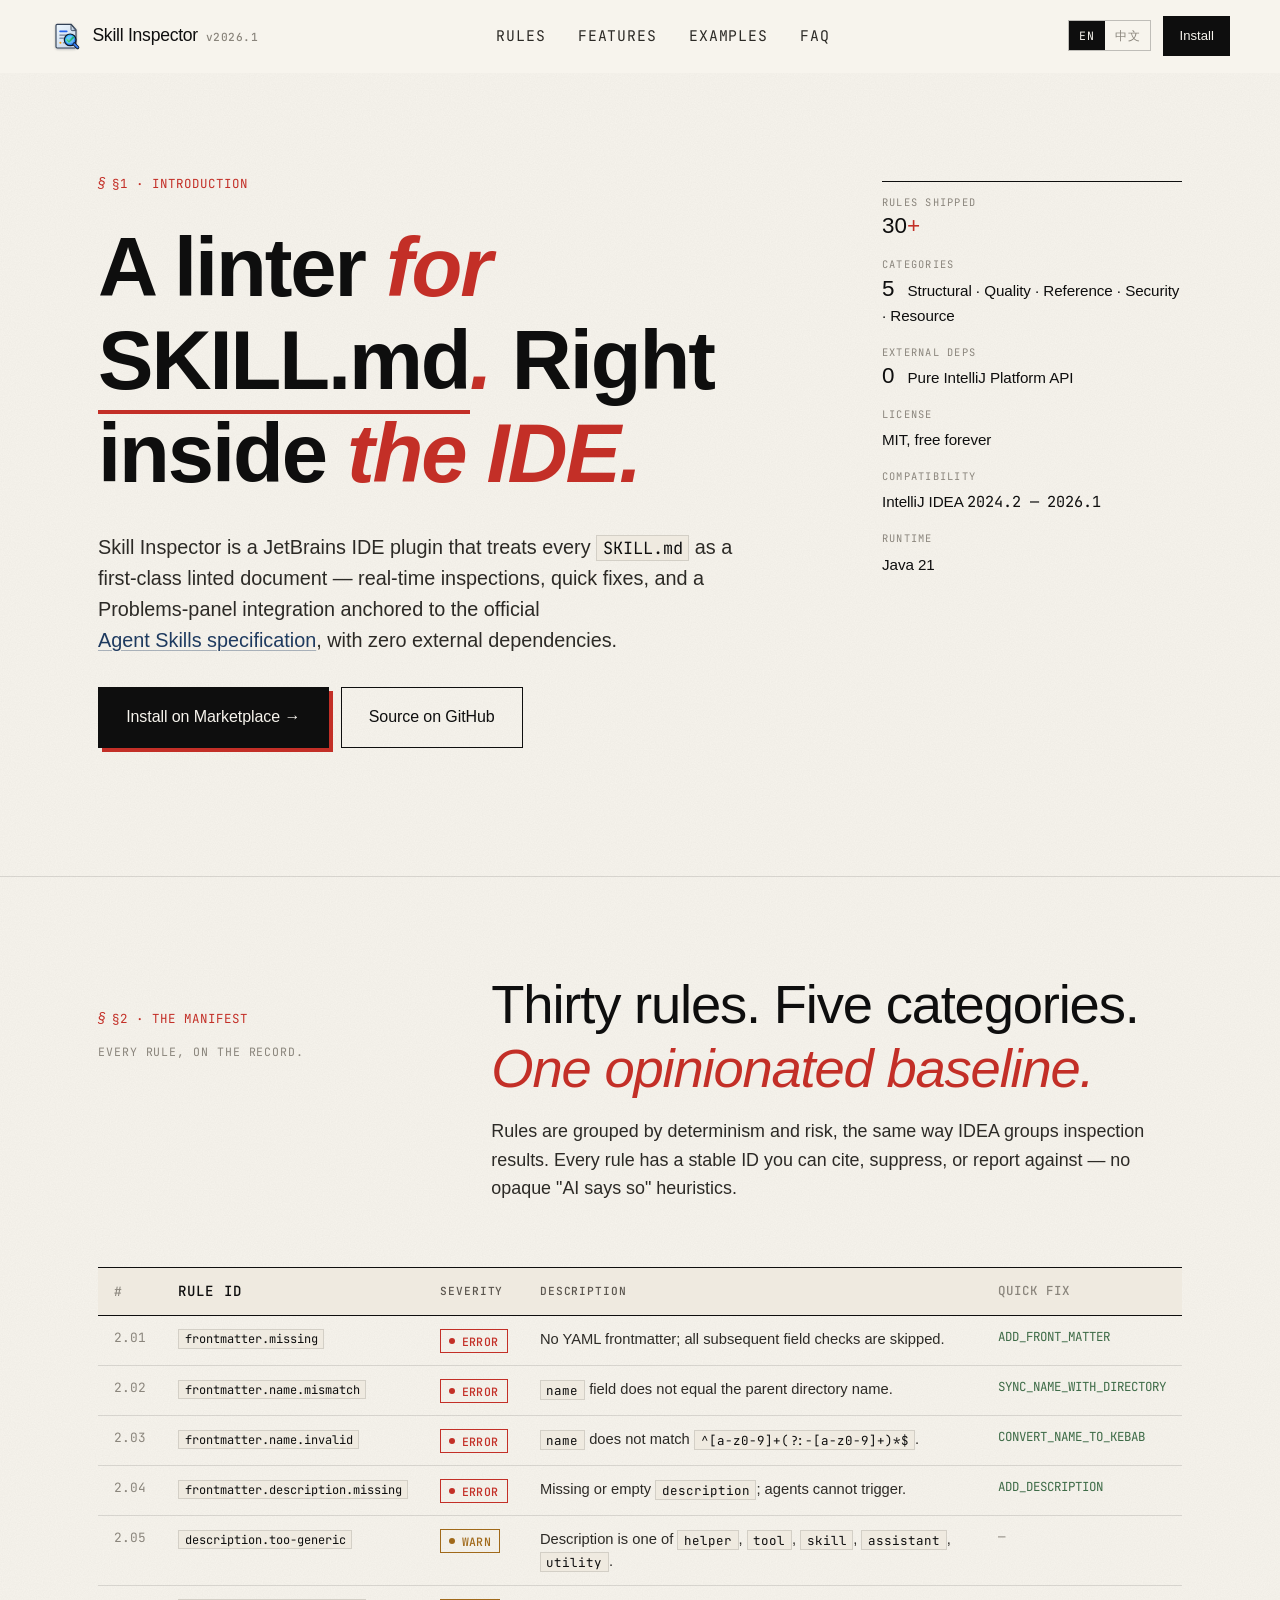
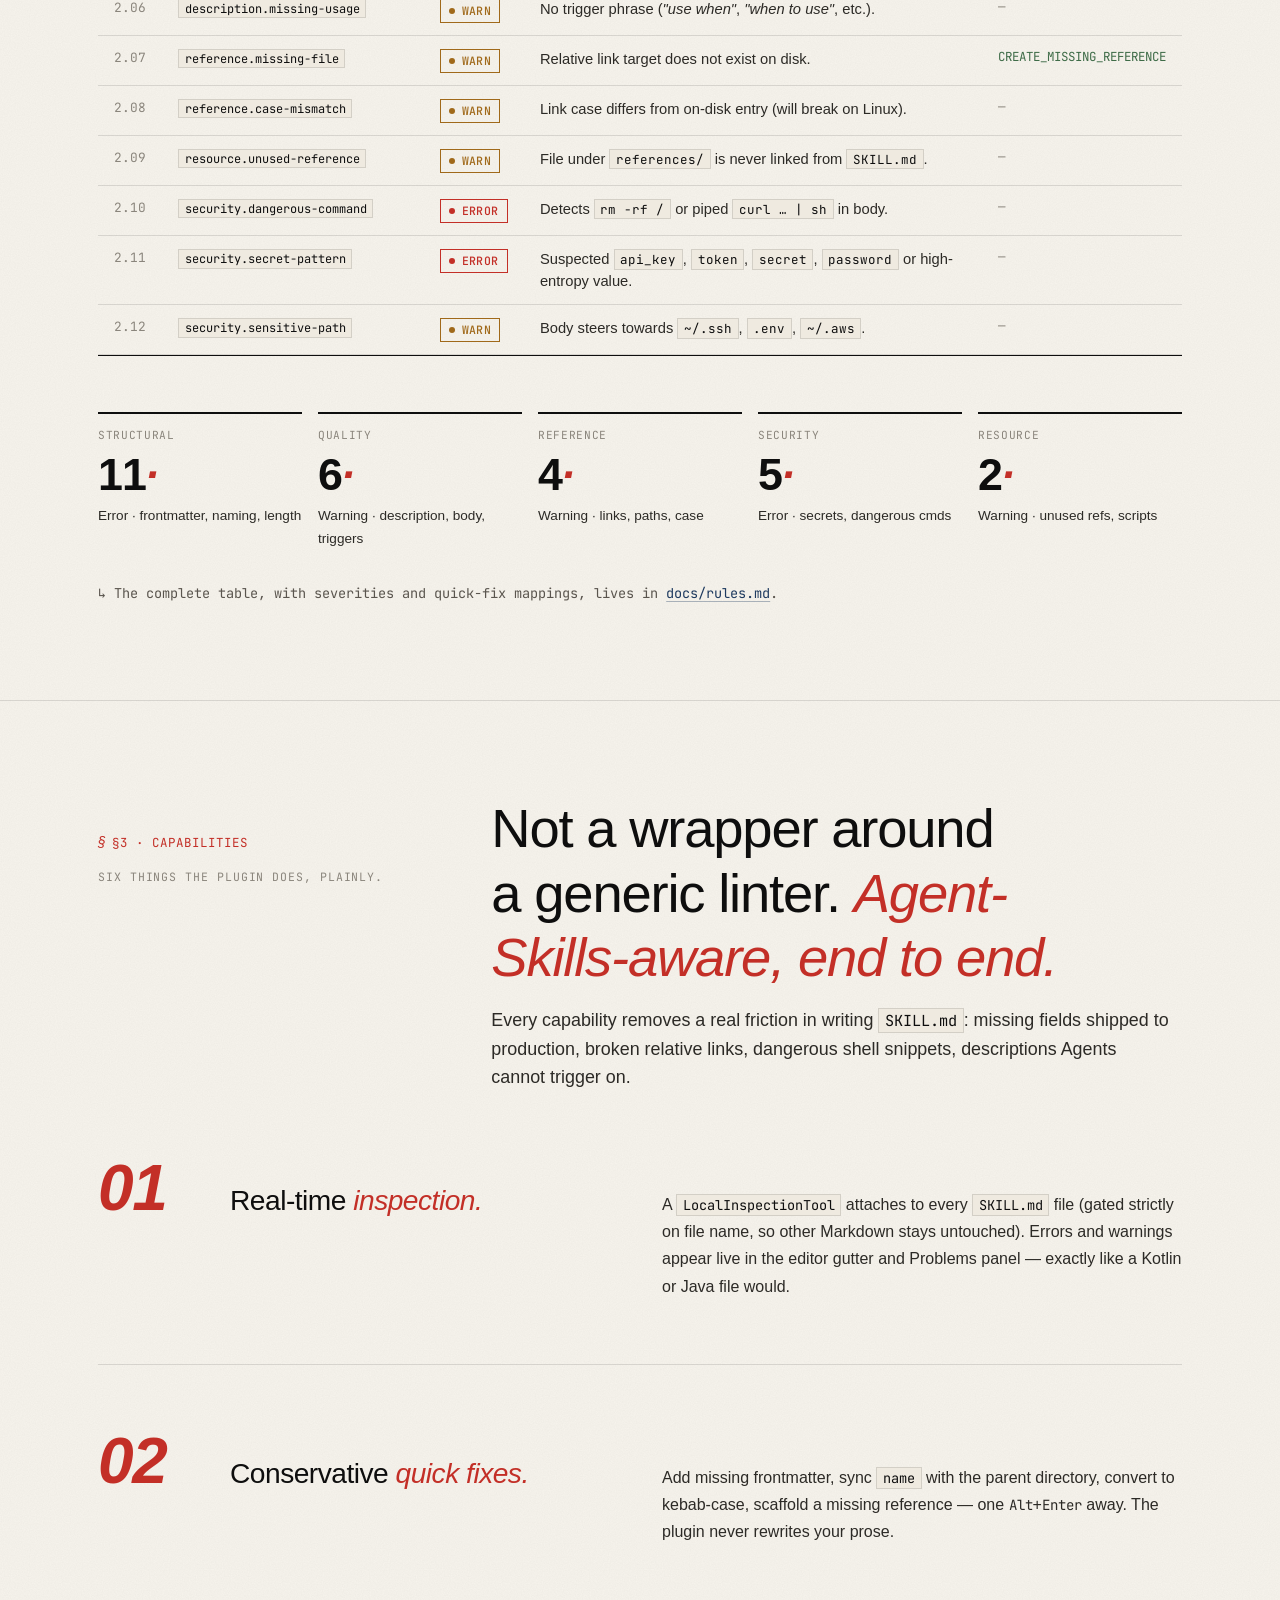
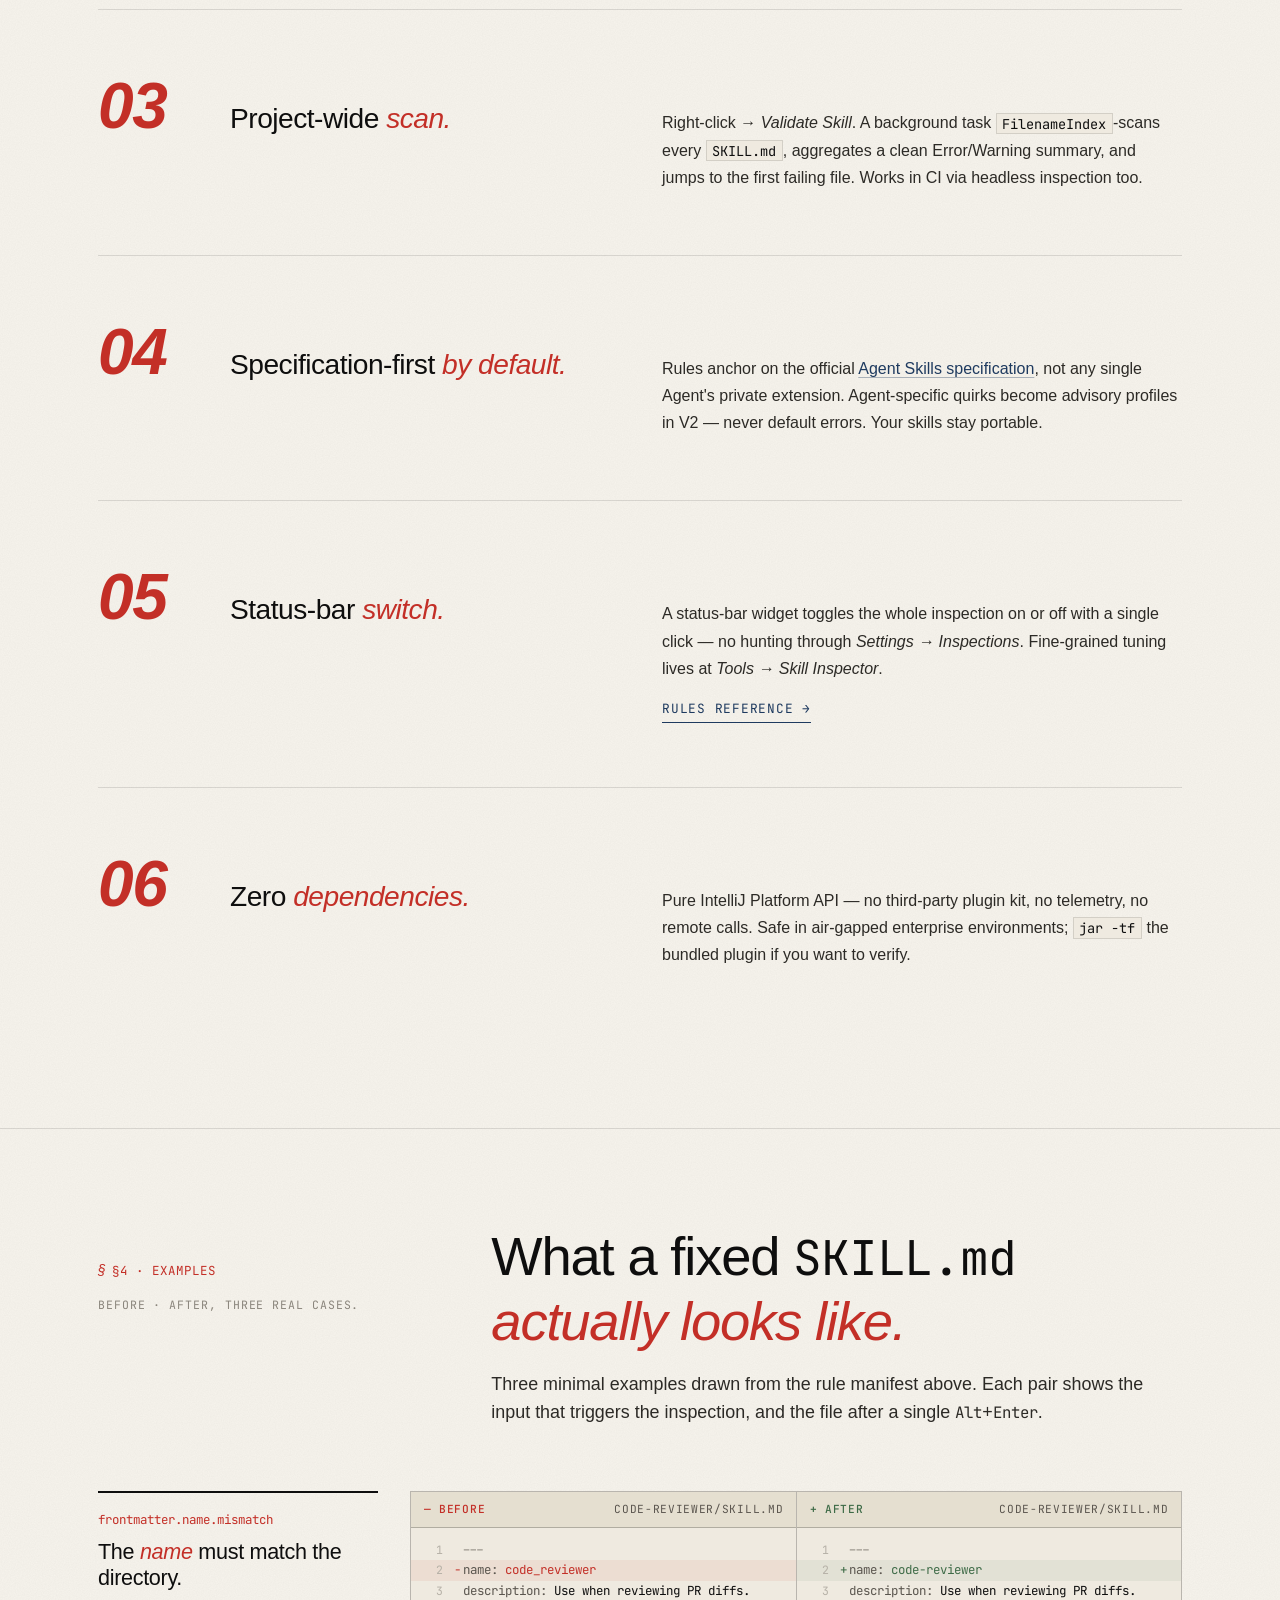
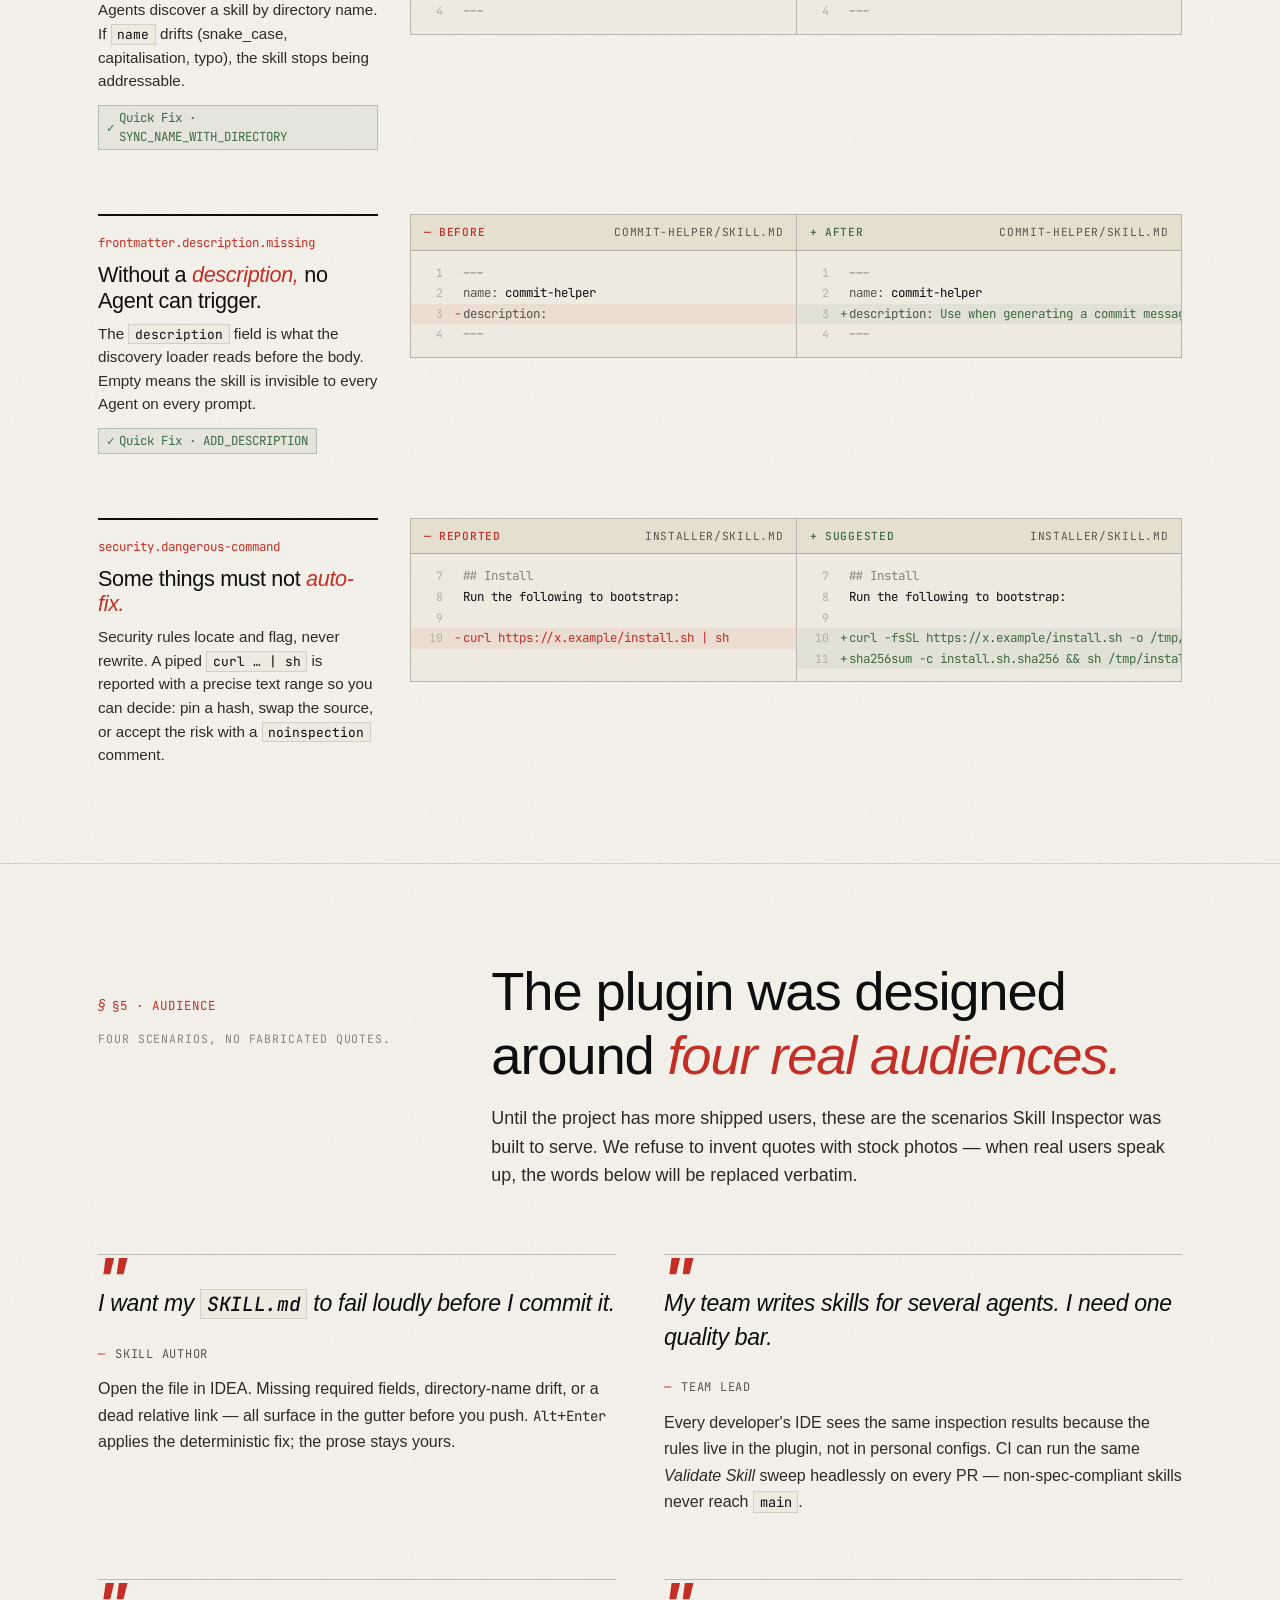
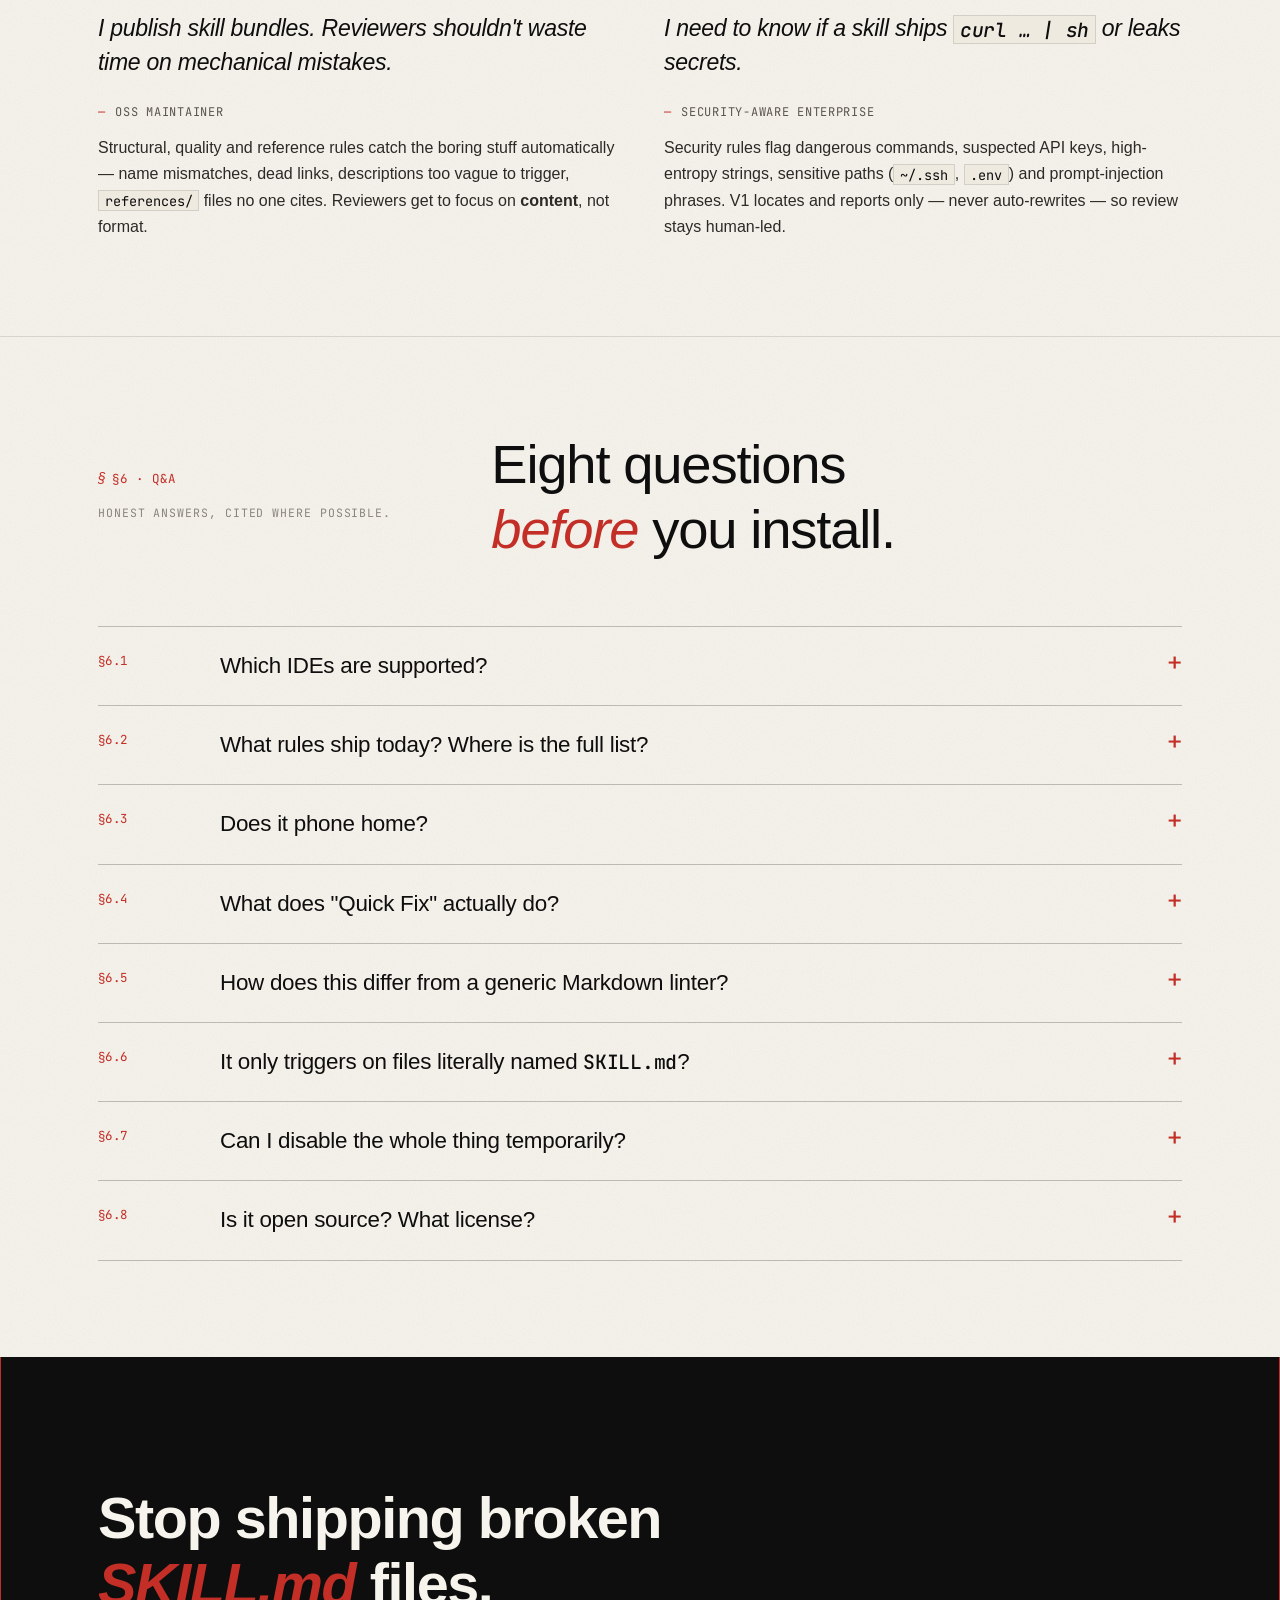
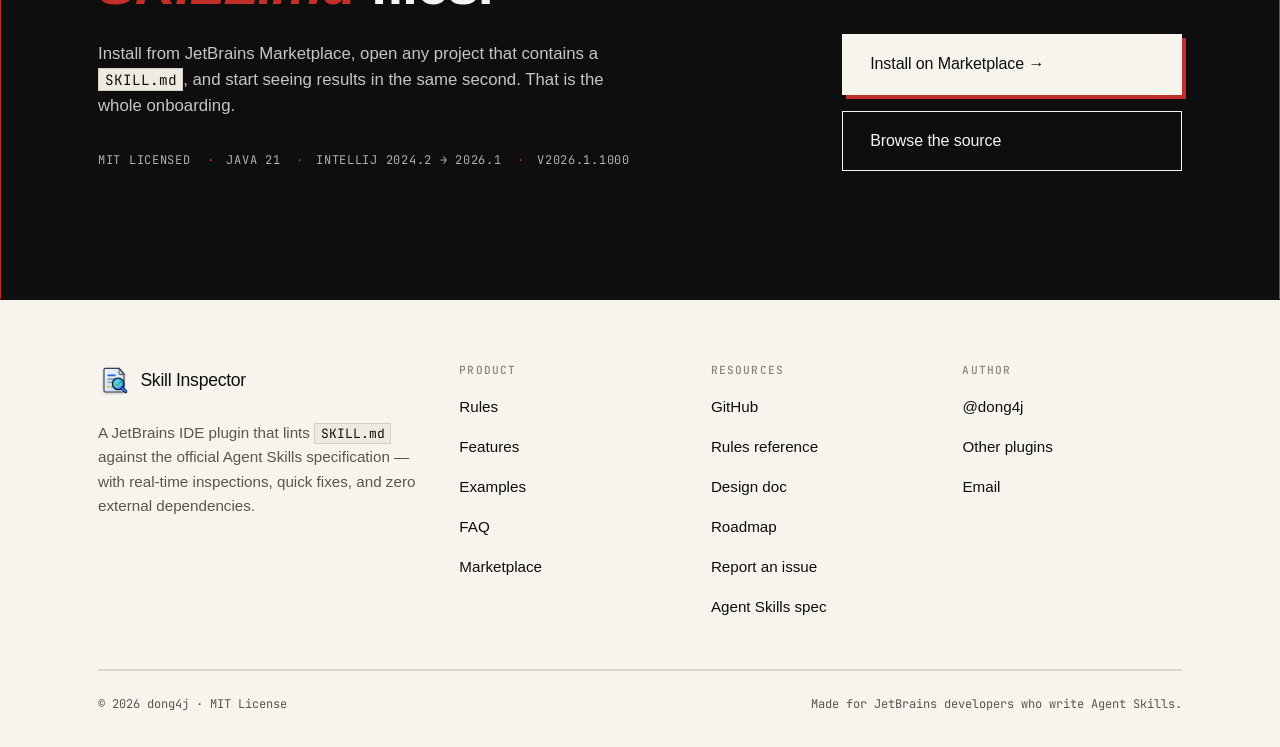
<file: landing/index.html>
<!doctype html>
<!--
  Skill Inspector — Landing Page (v2)
  ---------------------------------------------------------------------------
  生成依据: .claude/skills/landing-page-guide-v2/SKILL.md (DESIGNNAS 11 elements
  + 设计卓越原则). 工程形态: 静态 HTML / vanilla CSS / 0 构建依赖.

  Aesthetic direction (v2): Strict Editorial — "Specification Manual"
    - v1 走深色 Editorial-Tech 与姐妹站 SkillsJars Helper 视觉雷同, v2 彻底反方向
    - 暖白 oat 基底 + OS 系统字体 + 严苛红 + 章节编号制 (§1, §2, ...)
    - 取消 IDE mockup, 改用真实 SKILL.md before/after code diff —
      作为 Lint 工具, 这才是最有说服力的展示

  11 essential elements 落地清单:
    1. URL with keywords          -> 含 skill-inspector 关键词
    2. Company logo (header)      -> 真实插件 SVG + brand 名 + 版本
    3. SEO title & subtitle       -> §1 hero, 粗体 + italic 红色强调词
    4. Primary CTA (hero)         -> Install + GitHub 双 CTA (黑底+红色印刷投影)
    5. Social proof (hero)        -> 右侧 marginalia 数据栏 + §2 表格末尾 tally
    6. Images / videos            -> §4 code diff gallery (3 个 before/after)
    7. Core benefits / features   -> §3 编号大数字 + 段落
    8. Customer testimonials      -> §5 blockquote 风 4 类受众 (拒绝造假)
    9. FAQ section                -> §6 spec 风, §6.1 / §6.2 编号
    10. Final CTA                 -> §7 黑底横幅 + 红色裁切线
    11. Footer                    -> Colophon 风脚注 (字体说明 + 协议)
-->
<html lang="en">
<head>
    <meta charset="utf-8">
    <meta name="viewport" content="width=device-width, initial-scale=1, viewport-fit=cover">
    <meta name="theme-color" content="#F7F4ED">

    <title>Skill Inspector — A linter for SKILL.md, inside JetBrains IDE | dong4j</title>
    <meta
            name="description"
            content="A JetBrains IDE plugin that lints SKILL.md against the official Agent Skills specification. Real-time inspections, quick fixes, 30+ rules across structural, quality, reference, security and resource categories — with zero external dependencies."
    >
    <meta
            name="keywords"
            content="Skill Inspector, Agent Skills, SKILL.md, JetBrains plugin, IntelliJ IDEA plugin, markdown linter, frontmatter validation, agent skills specification"
    >
    <meta name="author" content="dong4j">

    <meta property="og:type" content="website">
    <meta property="og:title" content="Skill Inspector — A linter for SKILL.md">
    <meta
            property="og:description"
            content="Real-time inspection for Agent Skills (SKILL.md) inside JetBrains IDE — built on the official specification, with 30+ rules and quick fixes."
    >
    <meta property="og:image" content="./assets/plugin-icon.svg">

    <meta name="twitter:card" content="summary_large_image">
    <meta name="twitter:title" content="Skill Inspector — A linter for SKILL.md">
    <meta name="twitter:description" content="Real-time Agent Skills inspection inside your JetBrains IDE.">
    <meta name="twitter:image" content="./assets/plugin-icon.svg">

    <link rel="alternate" hreflang="en" href="./">
    <link rel="alternate" hreflang="zh-Hans" href="./zh/">

    <link rel="icon" type="image/svg+xml" href="./assets/plugin-icon.svg">
    <link rel="apple-touch-icon" href="./assets/plugin-icon.svg">

    <!-- 字体策略:
         - display / body 一律使用 OS system font stack (在 styles.css 里定义),
           不引入任何 web font, 每个用户看到的就是自己系统熟悉的字体.
         - code 字体使用 JetBrains 自家的 JetBrains Mono (对 JetBrains 插件
           目标读者来说是熟悉的"品牌字体"), 通过 Google Fonts 加载, fallback
           到系统等宽字体. -->
    <link rel="preconnect" href="https://fonts.googleapis.com">
    <link rel="preconnect" href="https://fonts.gstatic.com" crossorigin>
    <link
            href="https://fonts.googleapis.com/css2?family=JetBrains+Mono:wght@400;500&display=swap"
            rel="stylesheet"
    >

    <link rel="stylesheet" href="./assets/styles.css">
</head>

<body>
<!-- ================================================================
     Element 2: Header (sticky, minimal)
     ================================================================ -->
<header class="site-header" data-scrolled="false">
    <div class="container nav">
        <a href="#top" class="brand" aria-label="Skill Inspector home">
          <span class="brand-mark" aria-hidden="true">
            <img src="./assets/plugin-icon.svg" alt="">
          </span>
            <span class="brand-name">
            <span>Skill Inspector</span>
            <span class="brand-version">v2026.1</span>
          </span>
        </a>

        <nav aria-label="Primary">
            <ul class="nav-links">
                <li><a href="#rules">Rules</a></li>
                <li><a href="#features">Features</a></li>
                <li><a href="#diffs">Examples</a></li>
                <li><a href="#faq">FAQ</a></li>
            </ul>
        </nav>

        <div class="nav-actions">
            <div class="lang-switch" role="group" aria-label="Language">
                <a href="./" aria-current="true">EN</a>
                <a href="./zh/">中文</a>
            </div>
            <a
                    class="nav-cta"
                    href="https://plugins.jetbrains.com/plugin/31938"
                    target="_blank"
                    rel="noopener"
            >
                Install
            </a>
        </div>
    </div>
</header>

<main id="top">
    <!-- ================================================================
         §1 Hero — Editorial 大标 + marginalia 右栏
         Element 3 (title) + 4 (CTA) + 5 (social proof in marginalia)
         ================================================================ -->
    <section class="hero">
        <div class="container hero-grid">
            <div>
                <div class="hero-eyebrow">
                    <span class="section-num">§1 · Introduction</span>
                </div>

                <h1 class="hero-title">
                    A linter
                    <em>for <span class="underdash">SKILL.md</span>.</em>
                    Right inside
                    <em>the IDE.</em>
                </h1>

                <p class="hero-lead">
                    Skill Inspector is a JetBrains IDE plugin that treats every
                    <code>SKILL.md</code> as a first-class linted document —
                    real-time inspections, quick fixes, and a Problems-panel
                    integration anchored to the official
                    <a href="https://agentskills.io/specification" target="_blank" rel="noopener">Agent&nbsp;Skills&nbsp;specification</a>,
                    with zero external dependencies.
                </p>

                <div class="hero-cta">
                    <a
                            class="btn btn-primary btn-lg"
                            href="https://plugins.jetbrains.com/plugin/31938"
                            target="_blank"
                            rel="noopener"
                    >
                        Install on Marketplace →
                    </a>
                    <a
                            class="btn btn-ghost btn-lg"
                            href="https://github.com/dong4j/skill-inspector"
                            target="_blank"
                            rel="noopener"
                    >
                        Source on GitHub
                    </a>
                </div>
            </div>

            <!-- Marginalia 右栏: 杂志页眉式元数据栏, 同时承担 social proof -->
            <aside aria-label="Plugin metadata">
                <dl class="marginalia">
                    <div>
                        <dt>Rules shipped</dt>
                        <dd><strong>30<span class="em">+</span></strong></dd>
                    </div>
                    <div>
                        <dt>Categories</dt>
                        <dd><strong>5</strong> Structural · Quality · Reference · Security · Resource</dd>
                    </div>
                    <div>
                        <dt>External deps</dt>
                        <dd><strong>0</strong> Pure IntelliJ Platform API</dd>
                    </div>
                    <div>
                        <dt>License</dt>
                        <dd>MIT, free forever</dd>
                    </div>
                    <div>
                        <dt>Compatibility</dt>
                        <dd>IntelliJ IDEA <span class="mono">2024.2 — 2026.1</span></dd>
                    </div>
                    <div>
                        <dt>Runtime</dt>
                        <dd>Java 21</dd>
                    </div>
                </dl>
            </aside>
        </div>
    </section>

    <!-- ================================================================
         §2 Rules Manifest — 真实表格 (Lint 工具最有说服力的展示)
         Element 7 (features) 的一部分: 把规则集摊在台面上, 像 spec 一样
         ================================================================ -->
    <section id="rules">
        <div class="container">
            <header class="section-head reveal">
                <div class="meta">
                    <div class="section-num">§2 · The Manifest</div>
                    <div class="meta-line">Every rule, on the record.</div>
                </div>
                <div>
                    <h2 class="section-title">
                        Thirty rules. Five categories. <em>One opinionated baseline.</em>
                    </h2>
                    <p class="section-lead">
                        Rules are grouped by determinism and risk, the same way IDEA
                        groups inspection results. Every rule has a stable ID you can
                        cite, suppress, or report against — no opaque "AI says so"
                        heuristics.
                    </p>
                </div>
            </header>

            <div class="rules-table-wrap reveal">
                <table class="rules-table" aria-label="Selected inspection rules">
                    <thead>
                    <tr>
                        <th class="col-num">#</th>
                        <th class="col-id">Rule ID</th>
                        <th>Severity</th>
                        <th>Description</th>
                        <th class="col-fix">Quick Fix</th>
                    </tr>
                    </thead>
                    <tbody>
                    <tr>
                        <td class="col-num">2.01</td>
                        <td class="col-id"><code>frontmatter.missing</code></td>
                        <td><span class="sev sev-error">Error</span></td>
                        <td class="col-desc">No YAML frontmatter; all subsequent field checks are skipped.</td>
                        <td class="col-fix has-fix">ADD_FRONT_MATTER</td>
                    </tr>
                    <tr>
                        <td class="col-num">2.02</td>
                        <td class="col-id"><code>frontmatter.name.mismatch</code></td>
                        <td><span class="sev sev-error">Error</span></td>
                        <td class="col-desc"><code>name</code> field does not equal the parent directory name.</td>
                        <td class="col-fix has-fix">SYNC_NAME_WITH_DIRECTORY</td>
                    </tr>
                    <tr>
                        <td class="col-num">2.03</td>
                        <td class="col-id"><code>frontmatter.name.invalid</code></td>
                        <td><span class="sev sev-error">Error</span></td>
                        <td class="col-desc"><code>name</code> does not match <code>^[a-z0-9]+(?:-[a-z0-9]+)*$</code>.</td>
                        <td class="col-fix has-fix">CONVERT_NAME_TO_KEBAB</td>
                    </tr>
                    <tr>
                        <td class="col-num">2.04</td>
                        <td class="col-id"><code>frontmatter.description.missing</code></td>
                        <td><span class="sev sev-error">Error</span></td>
                        <td class="col-desc">Missing or empty <code>description</code>; agents cannot trigger.</td>
                        <td class="col-fix has-fix">ADD_DESCRIPTION</td>
                    </tr>
                    <tr>
                        <td class="col-num">2.05</td>
                        <td class="col-id"><code>description.too-generic</code></td>
                        <td><span class="sev sev-warning">Warn</span></td>
                        <td class="col-desc">Description is one of <code>helper</code>, <code>tool</code>, <code>skill</code>, <code>assistant</code>,
                            <code>utility</code>.
                        </td>
                        <td class="col-fix">—</td>
                    </tr>
                    <tr>
                        <td class="col-num">2.06</td>
                        <td class="col-id"><code>description.missing-usage</code></td>
                        <td><span class="sev sev-warning">Warn</span></td>
                        <td class="col-desc">No trigger phrase (<em>"use when"</em>, <em>"when to use"</em>, etc.).</td>
                        <td class="col-fix">—</td>
                    </tr>
                    <tr>
                        <td class="col-num">2.07</td>
                        <td class="col-id"><code>reference.missing-file</code></td>
                        <td><span class="sev sev-warning">Warn</span></td>
                        <td class="col-desc">Relative link target does not exist on disk.</td>
                        <td class="col-fix has-fix">CREATE_MISSING_REFERENCE</td>
                    </tr>
                    <tr>
                        <td class="col-num">2.08</td>
                        <td class="col-id"><code>reference.case-mismatch</code></td>
                        <td><span class="sev sev-warning">Warn</span></td>
                        <td class="col-desc">Link case differs from on-disk entry (will break on Linux).</td>
                        <td class="col-fix">—</td>
                    </tr>
                    <tr>
                        <td class="col-num">2.09</td>
                        <td class="col-id"><code>resource.unused-reference</code></td>
                        <td><span class="sev sev-warning">Warn</span></td>
                        <td class="col-desc">File under <code>references/</code> is never linked from <code>SKILL.md</code>.</td>
                        <td class="col-fix">—</td>
                    </tr>
                    <tr>
                        <td class="col-num">2.10</td>
                        <td class="col-id"><code>security.dangerous-command</code></td>
                        <td><span class="sev sev-error">Error</span></td>
                        <td class="col-desc">Detects <code>rm -rf /</code> or piped <code>curl … | sh</code> in body.</td>
                        <td class="col-fix">—</td>
                    </tr>
                    <tr>
                        <td class="col-num">2.11</td>
                        <td class="col-id"><code>security.secret-pattern</code></td>
                        <td><span class="sev sev-error">Error</span></td>
                        <td class="col-desc">Suspected <code>api_key</code>, <code>token</code>, <code>secret</code>, <code>password</code>
                            or high-entropy value.
                        </td>
                        <td class="col-fix">—</td>
                    </tr>
                    <tr>
                        <td class="col-num">2.12</td>
                        <td class="col-id"><code>security.sensitive-path</code></td>
                        <td><span class="sev sev-warning">Warn</span></td>
                        <td class="col-desc">Body steers towards <code>~/.ssh</code>, <code>.env</code>, <code>~/.aws</code>.</td>
                        <td class="col-fix">—</td>
                    </tr>
                    </tbody>
                </table>
            </div>

            <!-- 5 类规则统计 tally — 表格底部, 像 spec 的 "Total" 行 -->
            <div class="rules-tally reveal-stagger">
                <div class="tally-item">
                    <div class="tally-cat">Structural</div>
                    <div class="tally-num">11<em>·</em></div>
                    <div class="tally-label">Error · frontmatter, naming, length</div>
                </div>
                <div class="tally-item">
                    <div class="tally-cat">Quality</div>
                    <div class="tally-num">6<em>·</em></div>
                    <div class="tally-label">Warning · description, body, triggers</div>
                </div>
                <div class="tally-item">
                    <div class="tally-cat">Reference</div>
                    <div class="tally-num">4<em>·</em></div>
                    <div class="tally-label">Warning · links, paths, case</div>
                </div>
                <div class="tally-item">
                    <div class="tally-cat">Security</div>
                    <div class="tally-num">5<em>·</em></div>
                    <div class="tally-label">Error · secrets, dangerous cmds</div>
                </div>
                <div class="tally-item">
                    <div class="tally-cat">Resource</div>
                    <div class="tally-num">2<em>·</em></div>
                    <div class="tally-label">Warning · unused refs, scripts</div>
                </div>
            </div>

            <p class="rules-cta reveal">
                ↳ The complete table, with severities and quick-fix mappings, lives in
                <a href="https://github.com/dong4j/skill-inspector/blob/main/docs/rules.md" target="_blank" rel="noopener">docs/rules.md</a>.
            </p>
        </div>
    </section>

    <!-- ================================================================
         §3 Features — 编号大数字 + 段落 (替代 bento 卡片网格)
         Element 7 的另一面: 不是规则集而是 "为什么用它"
         ================================================================ -->
    <section id="features">
        <div class="container">
            <header class="section-head reveal">
                <div class="meta">
                    <div class="section-num">§3 · Capabilities</div>
                    <div class="meta-line">Six things the plugin does, plainly.</div>
                </div>
                <div>
                    <h2 class="section-title">
                        Not a wrapper around a generic linter. <em>Agent-Skills-aware, end to end.</em>
                    </h2>
                    <p class="section-lead">
                        Every capability removes a real friction in writing
                        <code>SKILL.md</code>: missing fields shipped to production,
                        broken relative links, dangerous shell snippets, descriptions
                        Agents cannot trigger on.
                    </p>
                </div>
            </header>

            <div class="features-list reveal-stagger">
                <article class="feature">
                    <div class="feature-num">01</div>
                    <h3 class="feature-title">Real-time <em>inspection.</em></h3>
                    <div class="feature-body">
                        <p>
                            A <code>LocalInspectionTool</code> attaches to every
                            <code>SKILL.md</code> file (gated strictly on file name, so other
                            Markdown stays untouched). Errors and warnings appear live in the
                            editor gutter and Problems panel — exactly like a Kotlin or Java
                            file would.
                        </p>
                    </div>
                </article>

                <article class="feature">
                    <div class="feature-num">02</div>
                    <h3 class="feature-title">Conservative <em>quick fixes.</em></h3>
                    <div class="feature-body">
                        <p>
                            Add missing frontmatter, sync <code>name</code> with the parent
                            directory, convert to kebab-case, scaffold a missing reference —
                            one <kbd>Alt</kbd>+<kbd>Enter</kbd> away. The plugin never
                            rewrites your prose.
                        </p>
                    </div>
                </article>

                <article class="feature">
                    <div class="feature-num">03</div>
                    <h3 class="feature-title">Project-wide <em>scan.</em></h3>
                    <div class="feature-body">
                        <p>
                            Right-click → <em>Validate&nbsp;Skill</em>. A background task
                            <code>FilenameIndex</code>-scans every <code>SKILL.md</code>,
                            aggregates a clean Error/Warning summary, and jumps to the first
                            failing file. Works in CI via headless inspection too.
                        </p>
                    </div>
                </article>

                <article class="feature">
                    <div class="feature-num">04</div>
                    <h3 class="feature-title">Specification-first <em>by default.</em></h3>
                    <div class="feature-body">
                        <p>
                            Rules anchor on the official
                            <a href="https://agentskills.io/specification" target="_blank" rel="noopener">Agent&nbsp;Skills&nbsp;specification</a>,
                            not any single Agent's private extension. Agent-specific quirks
                            become advisory profiles in V2 — never default errors. Your
                            skills stay portable.
                        </p>
                    </div>
                </article>

                <article class="feature">
                    <div class="feature-num">05</div>
                    <h3 class="feature-title">Status-bar <em>switch.</em></h3>
                    <div class="feature-body">
                        <p>
                            A status-bar widget toggles the whole inspection on or off with a
                            single click — no hunting through <em>Settings → Inspections</em>.
                            Fine-grained tuning lives at <em>Tools → Skill Inspector</em>.
                        </p>
                        <a class="read-more" href="https://github.com/dong4j/skill-inspector/blob/main/docs/rules.md" target="_blank" rel="noopener">
                            Rules reference →
                        </a>
                    </div>
                </article>

                <article class="feature">
                    <div class="feature-num">06</div>
                    <h3 class="feature-title">Zero <em>dependencies.</em></h3>
                    <div class="feature-body">
                        <p>
                            Pure IntelliJ Platform API — no third-party plugin kit, no
                            telemetry, no remote calls. Safe in air-gapped enterprise
                            environments; <code>jar -tf</code> the bundled plugin if you want
                            to verify.
                        </p>
                    </div>
                </article>
            </div>
        </div>
    </section>

    <!-- ================================================================
         §4 Code Diff Gallery — 真实 before/after, 取代 IDE 截图 mockup
         Element 6 (media) 的重新解读: 对 Lint 工具来说, 修复前后对比
         是最有说服力的视觉证明
         ================================================================ -->
    <section id="diffs">
        <div class="container">
            <header class="section-head reveal">
                <div class="meta">
                    <div class="section-num">§4 · Examples</div>
                    <div class="meta-line">Before · after, three real cases.</div>
                </div>
                <div>
                    <h2 class="section-title">
                        What a fixed <code class="mono">SKILL.md</code> <em>actually looks like.</em>
                    </h2>
                    <p class="section-lead">
                        Three minimal examples drawn from the rule manifest above. Each
                        pair shows the input that triggers the inspection, and the file
                        after a single <kbd>Alt</kbd>+<kbd>Enter</kbd>.
                    </p>
                </div>
            </header>

            <div class="diff-grid reveal-stagger">
                <!-- Diff 1: name mismatch + kebab fix -->
                <article class="diff-item">
                    <div class="diff-caption">
                        <div class="diff-rule">frontmatter.name.mismatch</div>
                        <h3 class="diff-h">The <em>name</em> must match the directory.</h3>
                        <p class="diff-cap-body">
                            Agents discover a skill by directory name. If <code>name</code>
                            drifts (snake_case, capitalisation, typo), the skill stops
                            being addressable.
                            <span class="fix">Quick Fix · SYNC_NAME_WITH_DIRECTORY</span>
                        </p>
                    </div>
                    <div class="diff-blocks">
                        <div class="diff-block before">
                            <div class="diff-block-head"><span class="tag">— Before</span><span>code-reviewer/SKILL.md</span></div>
                            <div class="diff-block-body">
                                <div class="diff-line">
                                    <span class="ln">1</span><span class="marker"></span><span class="code"><span class="c">---</span></span>
                                </div>
                                <div class="diff-line del">
                                    <span class="ln">2</span><span class="marker"></span><span class="code"><span class="k">name:</span> <span class="vr">code_reviewer</span></span>
                                </div>
                                <div class="diff-line">
                                    <span class="ln">3</span><span class="marker"></span><span class="code"><span class="k">description:</span> <span class="v">Use when reviewing PR diffs.</span></span>
                                </div>
                                <div class="diff-line">
                                    <span class="ln">4</span><span class="marker"></span><span class="code"><span class="c">---</span></span>
                                </div>
                            </div>
                        </div>
                        <div class="diff-block after">
                            <div class="diff-block-head"><span class="tag">+ After</span><span>code-reviewer/SKILL.md</span></div>
                            <div class="diff-block-body">
                                <div class="diff-line">
                                    <span class="ln">1</span><span class="marker"></span><span class="code"><span class="c">---</span></span>
                                </div>
                                <div class="diff-line add">
                                    <span class="ln">2</span><span class="marker"></span><span class="code"><span class="k">name:</span> <span class="vg">code-reviewer</span></span>
                                </div>
                                <div class="diff-line">
                                    <span class="ln">3</span><span class="marker"></span><span class="code"><span class="k">description:</span> <span class="v">Use when reviewing PR diffs.</span></span>
                                </div>
                                <div class="diff-line">
                                    <span class="ln">4</span><span class="marker"></span><span class="code"><span class="c">---</span></span>
                                </div>
                            </div>
                        </div>
                    </div>
                </article>

                <!-- Diff 2: missing description + ADD_DESCRIPTION -->
                <article class="diff-item">
                    <div class="diff-caption">
                        <div class="diff-rule">frontmatter.description.missing</div>
                        <h3 class="diff-h">Without a <em>description,</em> no Agent can trigger.</h3>
                        <p class="diff-cap-body">
                            The <code>description</code> field is what the discovery loader
                            reads before the body. Empty means the skill is invisible to
                            every Agent on every prompt.
                            <span class="fix">Quick Fix · ADD_DESCRIPTION</span>
                        </p>
                    </div>
                    <div class="diff-blocks">
                        <div class="diff-block before">
                            <div class="diff-block-head"><span class="tag">— Before</span><span>commit-helper/SKILL.md</span></div>
                            <div class="diff-block-body">
                                <div class="diff-line">
                                    <span class="ln">1</span><span class="marker"></span><span class="code"><span class="c">---</span></span>
                                </div>
                                <div class="diff-line">
                                    <span class="ln">2</span><span class="marker"></span><span class="code"><span class="k">name:</span> <span class="v">commit-helper</span></span>
                                </div>
                                <div class="diff-line del">
                                    <span class="ln">3</span><span class="marker"></span><span class="code"><span class="k">description:</span> <span class="vr"></span></span>
                                </div>
                                <div class="diff-line">
                                    <span class="ln">4</span><span class="marker"></span><span class="code"><span class="c">---</span></span>
                                </div>
                            </div>
                        </div>
                        <div class="diff-block after">
                            <div class="diff-block-head"><span class="tag">+ After</span><span>commit-helper/SKILL.md</span></div>
                            <div class="diff-block-body">
                                <div class="diff-line">
                                    <span class="ln">1</span><span class="marker"></span><span class="code"><span class="c">---</span></span>
                                </div>
                                <div class="diff-line">
                                    <span class="ln">2</span><span class="marker"></span><span class="code"><span class="k">name:</span> <span class="v">commit-helper</span></span>
                                </div>
                                <div class="diff-line add">
                                    <span class="ln">3</span><span class="marker"></span><span class="code"><span class="k">description:</span> <span class="vg">Use when generating a commit message from staged changes.</span></span>
                                </div>
                                <div class="diff-line">
                                    <span class="ln">4</span><span class="marker"></span><span class="code"><span class="c">---</span></span>
                                </div>
                            </div>
                        </div>
                    </div>
                </article>

                <!-- Diff 3: security.dangerous-command (no auto-fix, just flagged) -->
                <article class="diff-item">
                    <div class="diff-caption">
                        <div class="diff-rule">security.dangerous-command</div>
                        <h3 class="diff-h">Some things must not <em>auto-fix.</em></h3>
                        <p class="diff-cap-body">
                            Security rules locate and flag, never rewrite. A piped
                            <code>curl … | sh</code> is reported with a precise text range so
                            you can decide: pin a hash, swap the source, or accept the risk
                            with a <code>noinspection</code> comment.
                        </p>
                    </div>
                    <div class="diff-blocks">
                        <div class="diff-block before">
                            <div class="diff-block-head"><span class="tag">— Reported</span><span>installer/SKILL.md</span></div>
                            <div class="diff-block-body">
                                <div class="diff-line">
                                    <span class="ln">7</span><span class="marker"></span><span class="code"><span class="c">## Install</span></span>
                                </div>
                                <div class="diff-line">
                                    <span class="ln">8</span><span class="marker"></span><span class="code"><span class="v">Run the following to bootstrap:</span></span>
                                </div>
                                <div class="diff-line"><span class="ln">9</span><span class="marker"></span><span class="code">&nbsp;</span>
                                </div>
                                <div class="diff-line del">
                                    <span class="ln">10</span><span class="marker"></span><span class="code"><span class="vr">    curl https://x.example/install.sh | sh</span></span>
                                </div>
                            </div>
                        </div>
                        <div class="diff-block after">
                            <div class="diff-block-head"><span class="tag">+ Suggested</span><span>installer/SKILL.md</span></div>
                            <div class="diff-block-body">
                                <div class="diff-line">
                                    <span class="ln">7</span><span class="marker"></span><span class="code"><span class="c">## Install</span></span>
                                </div>
                                <div class="diff-line">
                                    <span class="ln">8</span><span class="marker"></span><span class="code"><span class="v">Run the following to bootstrap:</span></span>
                                </div>
                                <div class="diff-line"><span class="ln">9</span><span class="marker"></span><span class="code">&nbsp;</span>
                                </div>
                                <div class="diff-line add">
                                    <span class="ln">10</span><span class="marker"></span><span class="code"><span class="vg">    curl -fsSL https://x.example/install.sh -o /tmp/install.sh</span></span>
                                </div>
                                <div class="diff-line add">
                                    <span class="ln">11</span><span class="marker"></span><span class="code"><span class="vg">    sha256sum -c install.sh.sha256 &amp;&amp; sh /tmp/install.sh</span></span>
                                </div>
                            </div>
                        </div>
                    </div>
                </article>
            </div>
        </div>
    </section>

    <!-- ================================================================
         §5 Who it's for — blockquote 风, 不造假 testimonials
         Element 8: 用 editorial 引述代替假人名假头像
         ================================================================ -->
    <section id="personas">
        <div class="container">
            <header class="section-head reveal">
                <div class="meta">
                    <div class="section-num">§5 · Audience</div>
                    <div class="meta-line">Four scenarios, no fabricated quotes.</div>
                </div>
                <div>
                    <h2 class="section-title">
                        The plugin was designed around <em>four real audiences.</em>
                    </h2>
                    <p class="section-lead">
                        Until the project has more shipped users, these are the scenarios
                        Skill Inspector was built to serve. We refuse to invent quotes
                        with stock photos — when real users speak up, the words below
                        will be replaced verbatim.
                    </p>
                </div>
            </header>

            <div class="personas reveal-stagger">
                <article class="persona">
                    <p class="persona-quote">
                        I want my <code>SKILL.md</code> to fail loudly <em>before</em> I commit it.
                    </p>
                    <div class="persona-cite">Skill author</div>
                    <p class="persona-body">
                        Open the file in IDEA. Missing required fields, directory-name
                        drift, or a dead relative link — all surface in the gutter before
                        you push. <kbd>Alt</kbd>+<kbd>Enter</kbd> applies the deterministic
                        fix; the prose stays yours.
                    </p>
                </article>

                <article class="persona">
                    <p class="persona-quote">
                        My team writes skills for several agents. I need <em>one quality bar.</em>
                    </p>
                    <div class="persona-cite">Team lead</div>
                    <p class="persona-body">
                        Every developer's IDE sees the same inspection results because
                        the rules live in the plugin, not in personal configs. CI can run
                        the same <em>Validate Skill</em> sweep headlessly on every PR —
                        non-spec-compliant skills never reach <code>main</code>.
                    </p>
                </article>

                <article class="persona">
                    <p class="persona-quote">
                        I publish skill bundles. Reviewers shouldn't waste time on <em>mechanical mistakes.</em>
                    </p>
                    <div class="persona-cite">OSS maintainer</div>
                    <p class="persona-body">
                        Structural, quality and reference rules catch the boring stuff
                        automatically — name mismatches, dead links, descriptions too
                        vague to trigger, <code>references/</code> files no one cites.
                        Reviewers get to focus on <strong>content</strong>, not format.
                    </p>
                </article>

                <article class="persona">
                    <p class="persona-quote">
                        I need to know if a skill ships <code>curl … | sh</code> or <em>leaks secrets.</em>
                    </p>
                    <div class="persona-cite">Security-aware enterprise</div>
                    <p class="persona-body">
                        Security rules flag dangerous commands, suspected API keys,
                        high-entropy strings, sensitive paths (<code>~/.ssh</code>,
                        <code>.env</code>) and prompt-injection phrases. V1 locates and
                        reports only — never auto-rewrites — so review stays human-led.
                    </p>
                </article>
            </div>
        </div>
    </section>

    <!-- ================================================================
         §6 FAQ — spec 风 §6.1 / §6.2 编号
         Element 9
         ================================================================ -->
    <section id="faq">
        <div class="container">
            <header class="section-head reveal">
                <div class="meta">
                    <div class="section-num">§6 · Q&amp;A</div>
                    <div class="meta-line">Honest answers, cited where possible.</div>
                </div>
                <div>
                    <h2 class="section-title">
                        Eight questions <em>before</em> you install.
                    </h2>
                </div>
            </header>

            <div class="faq-list reveal-stagger">
                <article class="faq-item">
                    <div class="faq-num">§6.1</div>
                    <details class="faq-content">
                        <summary>Which IDEs are supported?</summary>
                        <div class="faq-body">
                            IntelliJ IDEA Community / Ultimate <strong>2024.2 → 2026.1</strong>
                            are the official baseline — the plugin declares
                            <code>sinceBuild = 242.2</code> and <code>untilBuild = 261.*</code>.
                            CI builds &amp; verifies against IC/IU 2024.2, 2024.3, 2025.1,
                            2025.2 and 2025.3; 2026.1 is covered by the declared
                            compatibility range. Other JetBrains IDEs on the same platform
                            (PyCharm, GoLand, WebStorm, …) usually work within that build
                            range, but only IDEA is tested by CI.
                        </div>
                    </details>
                </article>

                <article class="faq-item">
                    <div class="faq-num">§6.2</div>
                    <details class="faq-content">
                        <summary>What rules ship today? Where is the full list?</summary>
                        <div class="faq-body">
                            Five categories — <strong>Structural</strong> (11),
                            <strong>Quality</strong> (6), <strong>Reference</strong> (4),
                            <strong>Security</strong> (5) and <strong>Resource</strong> (2).
                            Each has a stable rule ID like <code>frontmatter.name.mismatch</code>
                            or <code>security.dangerous-command</code>. Full table in
                            <a href="https://github.com/dong4j/skill-inspector/blob/main/docs/rules.md" target="_blank" rel="noopener">docs/rules.md</a>.
                        </div>
                    </details>
                </article>

                <article class="faq-item">
                    <div class="faq-num">§6.3</div>
                    <details class="faq-content">
                        <summary>Does it phone home?</summary>
                        <div class="faq-body">
                            No telemetry, no analytics, no remote calls. The plugin reads
                            <code>SKILL.md</code> inside the open project and runs every
                            inspection locally. Safe for air-gapped environments.
                        </div>
                    </details>
                </article>

                <article class="faq-item">
                    <div class="faq-num">§6.4</div>
                    <details class="faq-content">
                        <summary>What does "Quick Fix" actually do?</summary>
                        <div class="faq-body">
                            Conservative, deterministic fixes only: <strong>add missing
                            frontmatter</strong>, <strong>add a <code>name</code> field</strong>,
                            <strong>sync <code>name</code> with the parent directory</strong>,
                            <strong>convert <code>name</code> to kebab-case</strong>,
                            <strong>add a <code>description</code> stub</strong>, and
                            <strong>create the empty referenced file (with parent
                                directories)</strong>. The plugin never rewrites your prose.
                        </div>
                    </details>
                </article>

                <article class="faq-item">
                    <div class="faq-num">§6.5</div>
                    <details class="faq-content">
                        <summary>How does this differ from a generic Markdown linter?</summary>
                        <div class="faq-body">
                            Skill Inspector is <em>Agent-Skills-aware</em>. It parses the
                            YAML frontmatter as a real <code>SkillFrontMatter</code> record,
                            knows that <code>name</code> must equal the parent directory,
                            validates relative links inside the skill directory (with
                            cross-OS case-mismatch detection), and scans for security
                            risks. A generic Markdown linter does none of that.
                        </div>
                    </details>
                </article>

                <article class="faq-item">
                    <div class="faq-num">§6.6</div>
                    <details class="faq-content">
                        <summary>It only triggers on files literally named <code>SKILL.md</code>?</summary>
                        <div class="faq-body">
                            Correct. The inspection's first gate is
                            <code>PsiFile.getName().equals("SKILL.md")</code>. That keeps
                            <code>readme.md</code>, <code>notes.md</code> and any other
                            Markdown file completely untouched, so the plugin is invisible
                            until you actually open a skill file.
                        </div>
                    </details>
                </article>

                <article class="faq-item">
                    <div class="faq-num">§6.7</div>
                    <details class="faq-content">
                        <summary>Can I disable the whole thing temporarily?</summary>
                        <div class="faq-body">
                            Yes — a status-bar widget toggles all inspections on or off with
                            a single click, no need to hunt through <em>Settings →
                            Inspections</em>. <em>Tools → Skill Inspector</em> is the
                            settings page for finer control.
                        </div>
                    </details>
                </article>

                <article class="faq-item">
                    <div class="faq-num">§6.8</div>
                    <details class="faq-content">
                        <summary>Is it open source? What license?</summary>
                        <div class="faq-body">
                            Yes — <strong>MIT</strong>, sources on
                            <a href="https://github.com/dong4j/skill-inspector" target="_blank" rel="noopener">GitHub</a>.
                            Issues, PRs and new rules are welcome — see
                            <a href="https://github.com/dong4j/skill-inspector/blob/main/AGENTS.md" target="_blank" rel="noopener">AGENTS.md</a>
                            for the contributor guide.
                        </div>
                    </details>
                </article>
            </div>
        </div>
    </section>
</main>

<!-- ================================================================
     §7 Final CTA — 黑底严肃横幅, 红色裁切线作为印刷感装饰
     Element 10
     ================================================================ -->
<section class="final-cta" aria-label="Get the plugin">
    <div class="container final-cta-inner">
        <div>
            <h2 class="final-cta-title">
                Stop shipping broken <em>SKILL.md</em> files.
            </h2>
            <p class="final-cta-sub">
                Install from JetBrains Marketplace, open any project that contains
                a <code class="mono">SKILL.md</code>, and start seeing results in
                the same second. That is the whole onboarding.
            </p>
            <div class="final-cta-meta">
                <span>MIT licensed</span>
                <span>Java 21</span>
                <span>IntelliJ 2024.2 → 2026.1</span>
                <span>v2026.1.1000</span>
            </div>
        </div>
        <div class="final-cta-side">
            <a
                    class="btn btn-primary btn-lg"
                    href="https://plugins.jetbrains.com/plugin/31938"
                    target="_blank"
                    rel="noopener"
            >
                Install on Marketplace →
            </a>
            <a
                    class="btn btn-ghost btn-lg"
                    href="https://github.com/dong4j/skill-inspector"
                    target="_blank"
                    rel="noopener"
            >
                Browse the source
            </a>
        </div>
    </div>
</section>

<!-- ================================================================
     Element 11: Footer (Colophon)
     ================================================================ -->
<footer class="site-footer">
    <div class="container">
        <div class="footer-grid">
            <div class="footer-brand">
                <a href="#top" class="brand">
              <span class="brand-mark" aria-hidden="true">
                <img src="./assets/plugin-icon.svg" alt="">
              </span>
                    <span class="brand-name">
                <span>Skill Inspector</span>
              </span>
                </a>
                <p>
                    A JetBrains IDE plugin that lints <code class="mono">SKILL.md</code>
                    against the official Agent Skills specification — with real-time
                    inspections, quick fixes, and zero external dependencies.
                </p>
            </div>

            <div class="footer-col">
                <h4>Product</h4>
                <ul>
                    <li><a href="#rules">Rules</a></li>
                    <li><a href="#features">Features</a></li>
                    <li><a href="#diffs">Examples</a></li>
                    <li><a href="#faq">FAQ</a></li>
                    <li>
                        <a
                                href="https://plugins.jetbrains.com/plugin/31938"
                                target="_blank"
                                rel="noopener"
                        >Marketplace</a>
                    </li>
                </ul>
            </div>

            <div class="footer-col">
                <h4>Resources</h4>
                <ul>
                    <li>
                        <a href="https://github.com/dong4j/skill-inspector" target="_blank" rel="noopener">
                            GitHub
                        </a>
                    </li>
                    <li>
                        <a href="https://github.com/dong4j/skill-inspector/blob/main/docs/rules.md" target="_blank" rel="noopener">
                            Rules reference
                        </a>
                    </li>
                    <li>
                        <a href="https://github.com/dong4j/skill-inspector/blob/main/docs/design.md" target="_blank" rel="noopener">
                            Design doc
                        </a>
                    </li>
                    <li>
                        <a href="https://github.com/dong4j/skill-inspector/blob/main/docs/roadmap.md" target="_blank" rel="noopener">
                            Roadmap
                        </a>
                    </li>
                    <li>
                        <a href="https://github.com/dong4j/skill-inspector/issues" target="_blank" rel="noopener">
                            Report an issue
                        </a>
                    </li>
                    <li>
                        <a href="https://agentskills.io/specification" target="_blank" rel="noopener">
                            Agent Skills spec
                        </a>
                    </li>
                </ul>
            </div>

            <div class="footer-col">
                <h4>Author</h4>
                <ul>
                    <li><a href="https://github.com/dong4j" target="_blank" rel="noopener">@dong4j</a></li>
                    <li>
                        <a
                                href="https://plugins.jetbrains.com/vendor/9afaba35-91ea-4364-8ced-64db868dd23e"
                                target="_blank"
                                rel="noopener"
                        >Other plugins</a>
                    </li>
                    <li>
                        <a href="mailto:dong4j@gmail.com">Email</a>
                    </li>
                </ul>
            </div>
        </div>

        <hr class="hairline">

        <div class="footer-bottom">
            <span>© 2026 dong4j · MIT License</span>
            <span>Made for JetBrains developers who write Agent Skills.</span>
        </div>
    </div>
</footer>

<script src="./assets/main.js" defer></script>
</body>
</html>
</file>
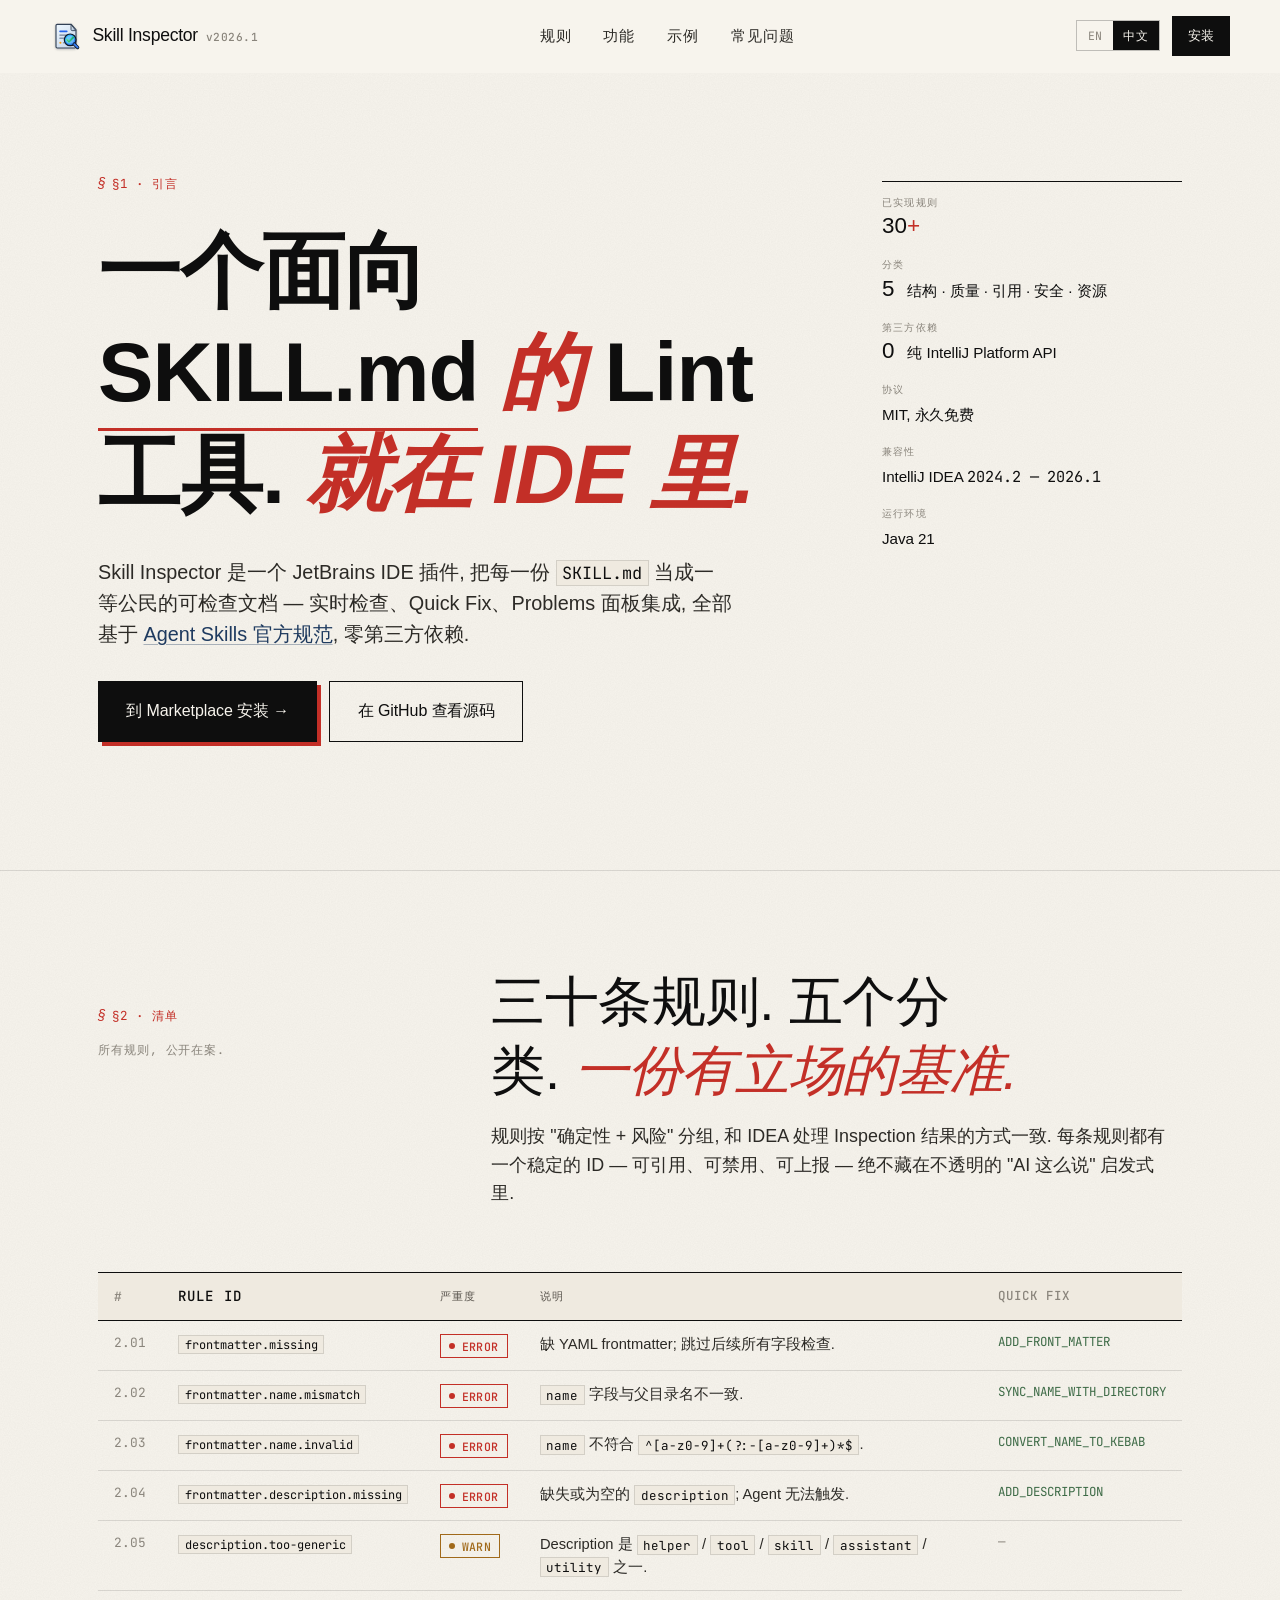
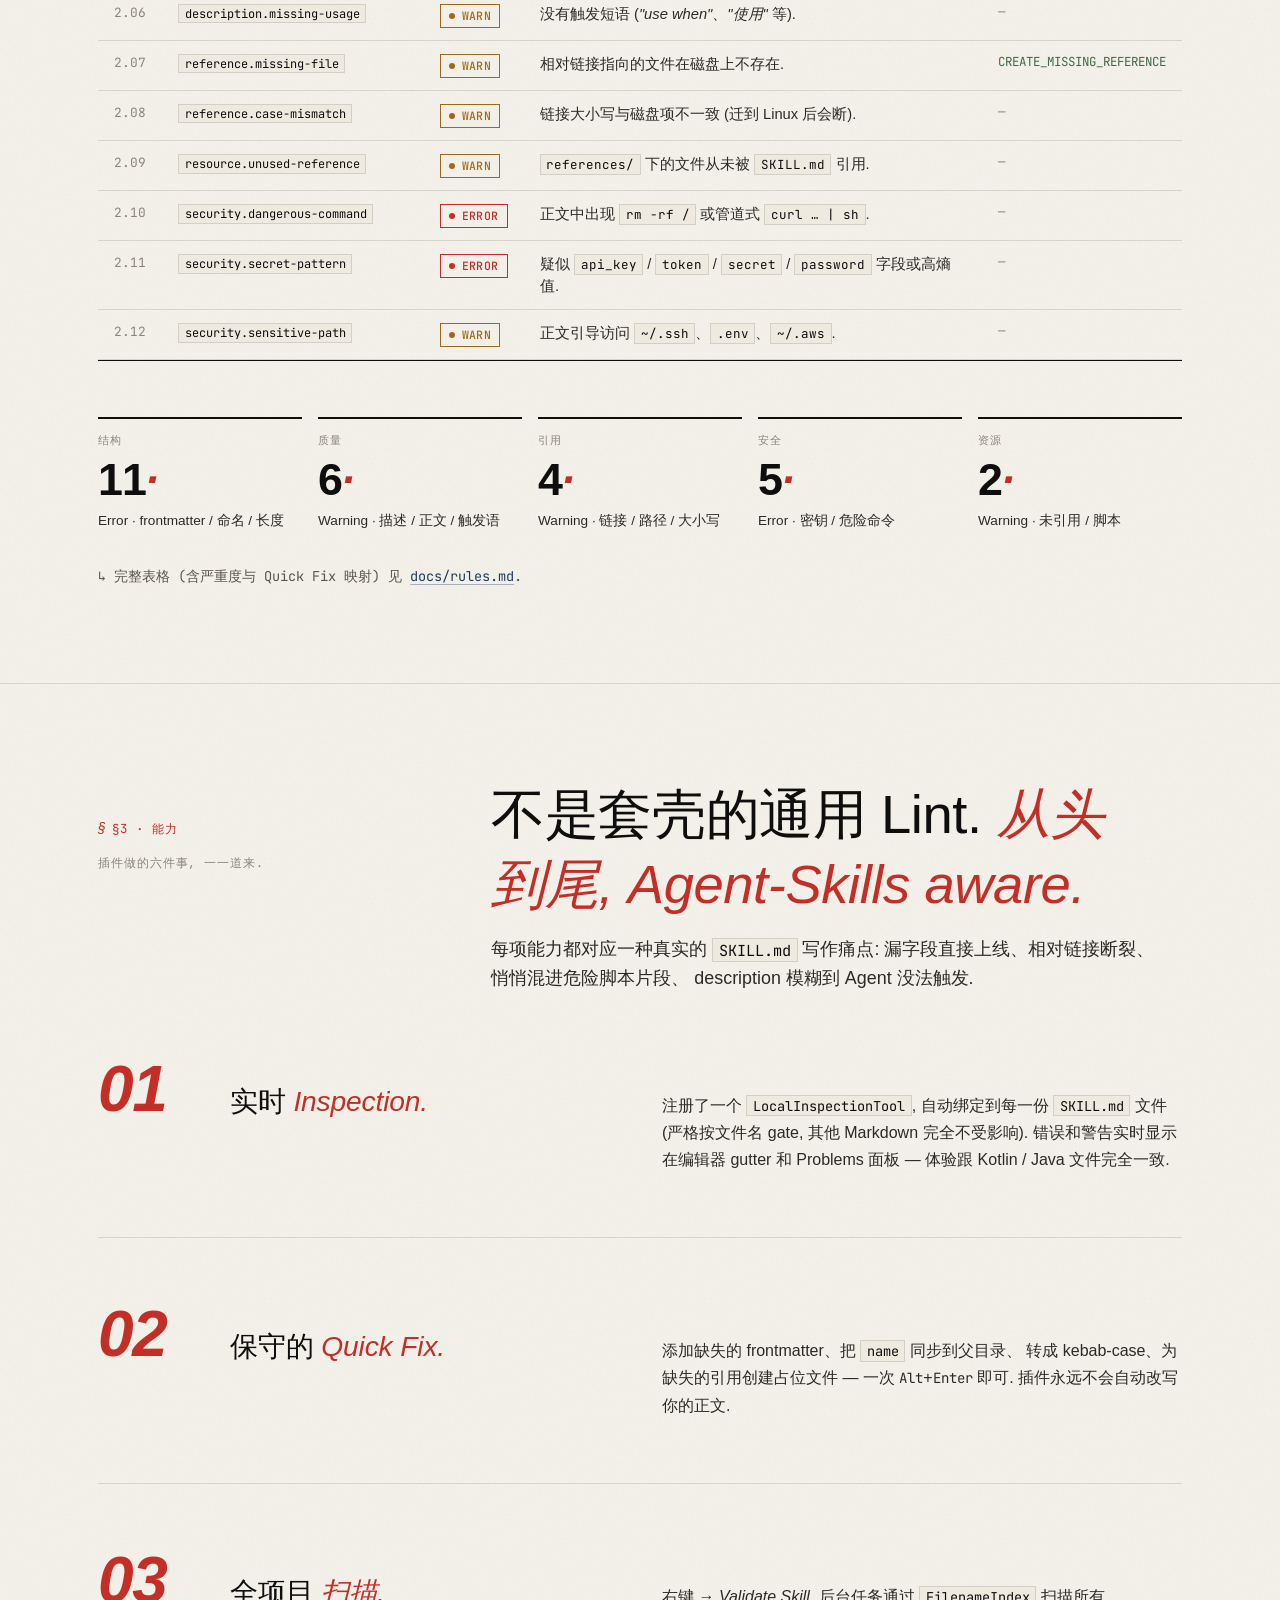
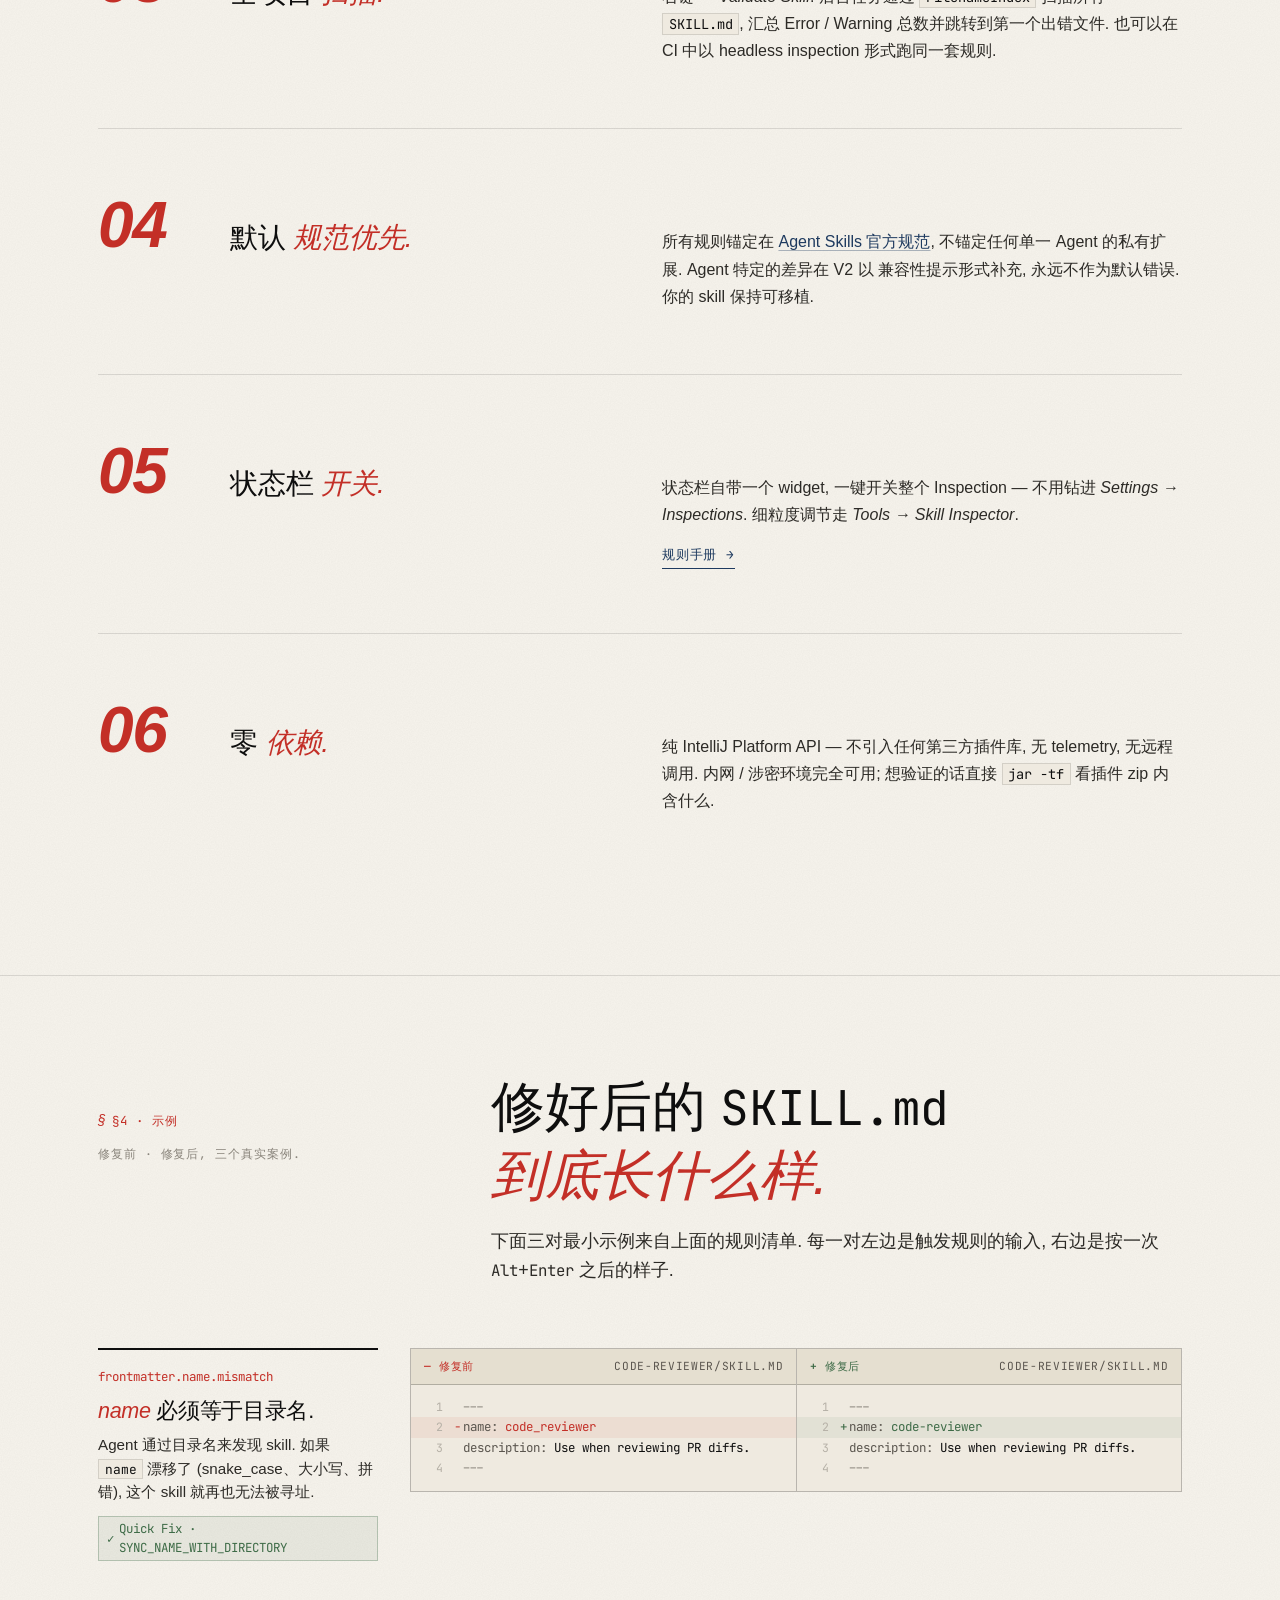
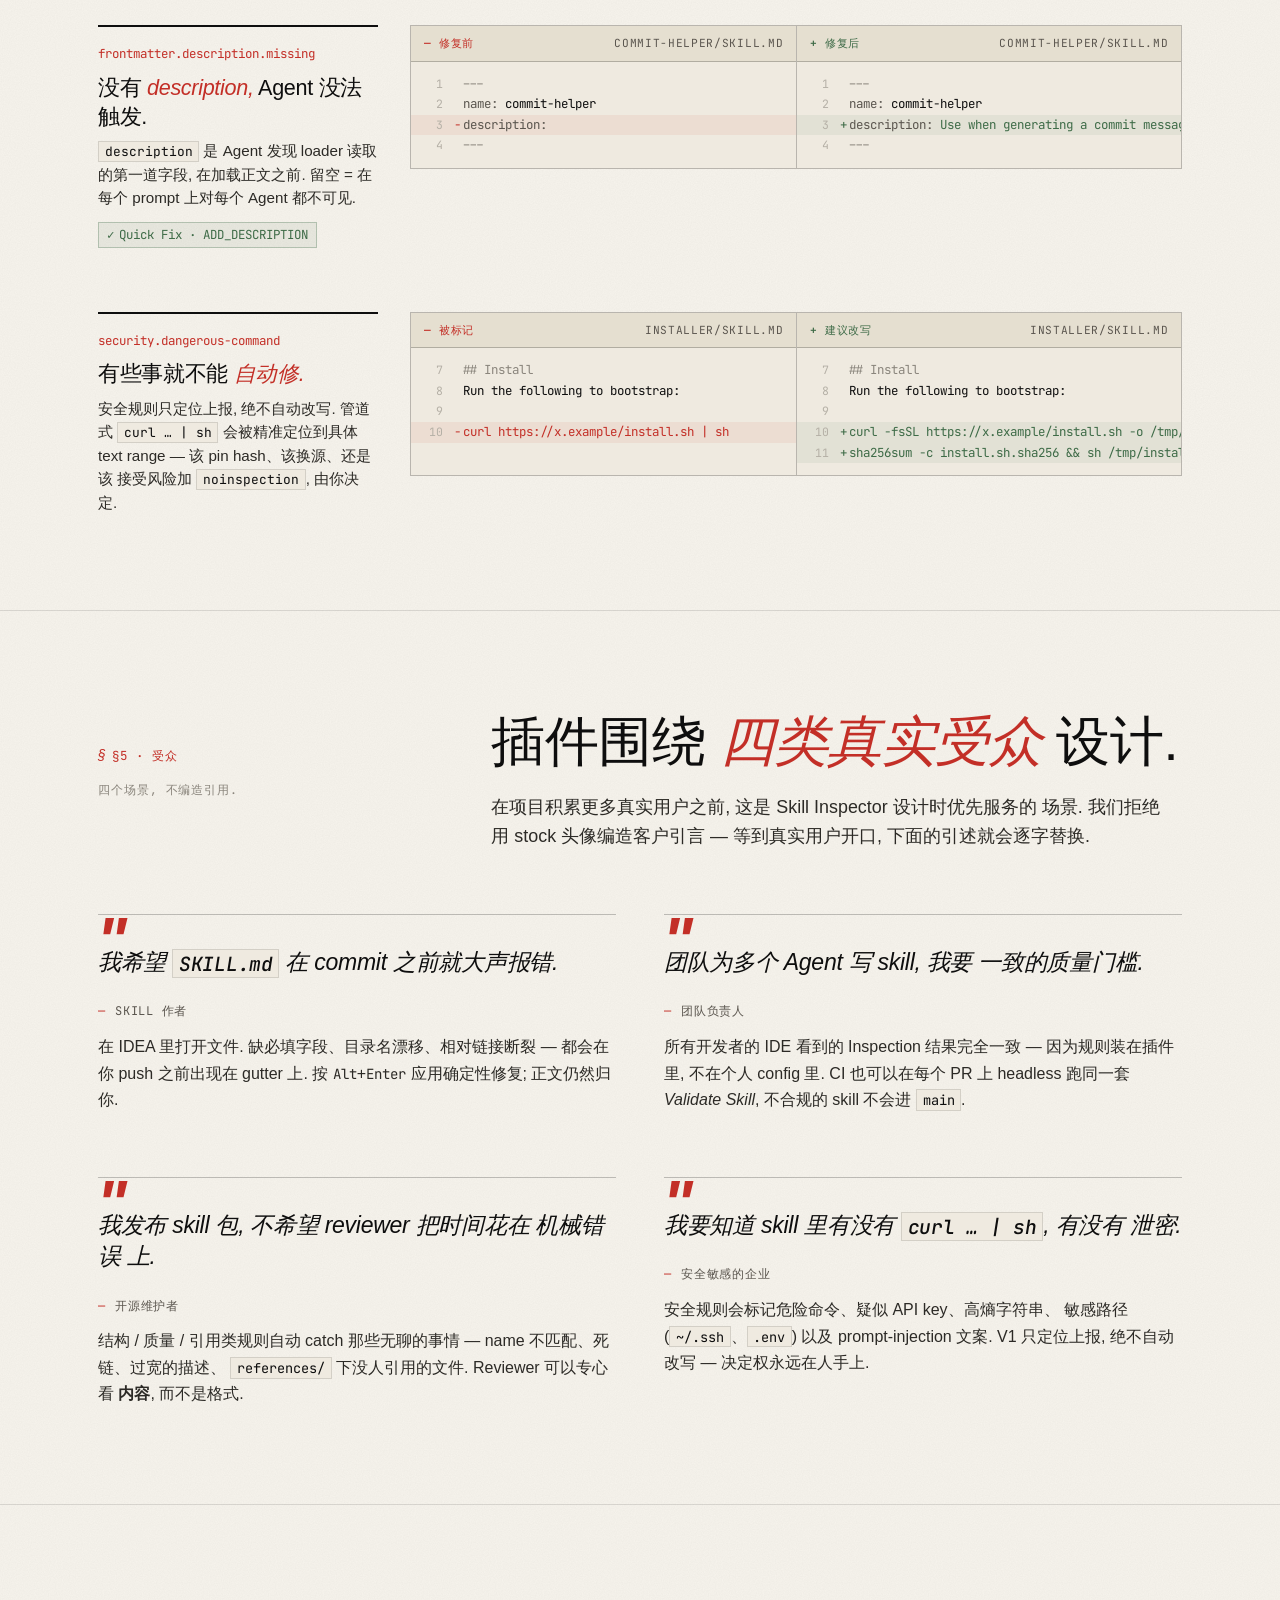
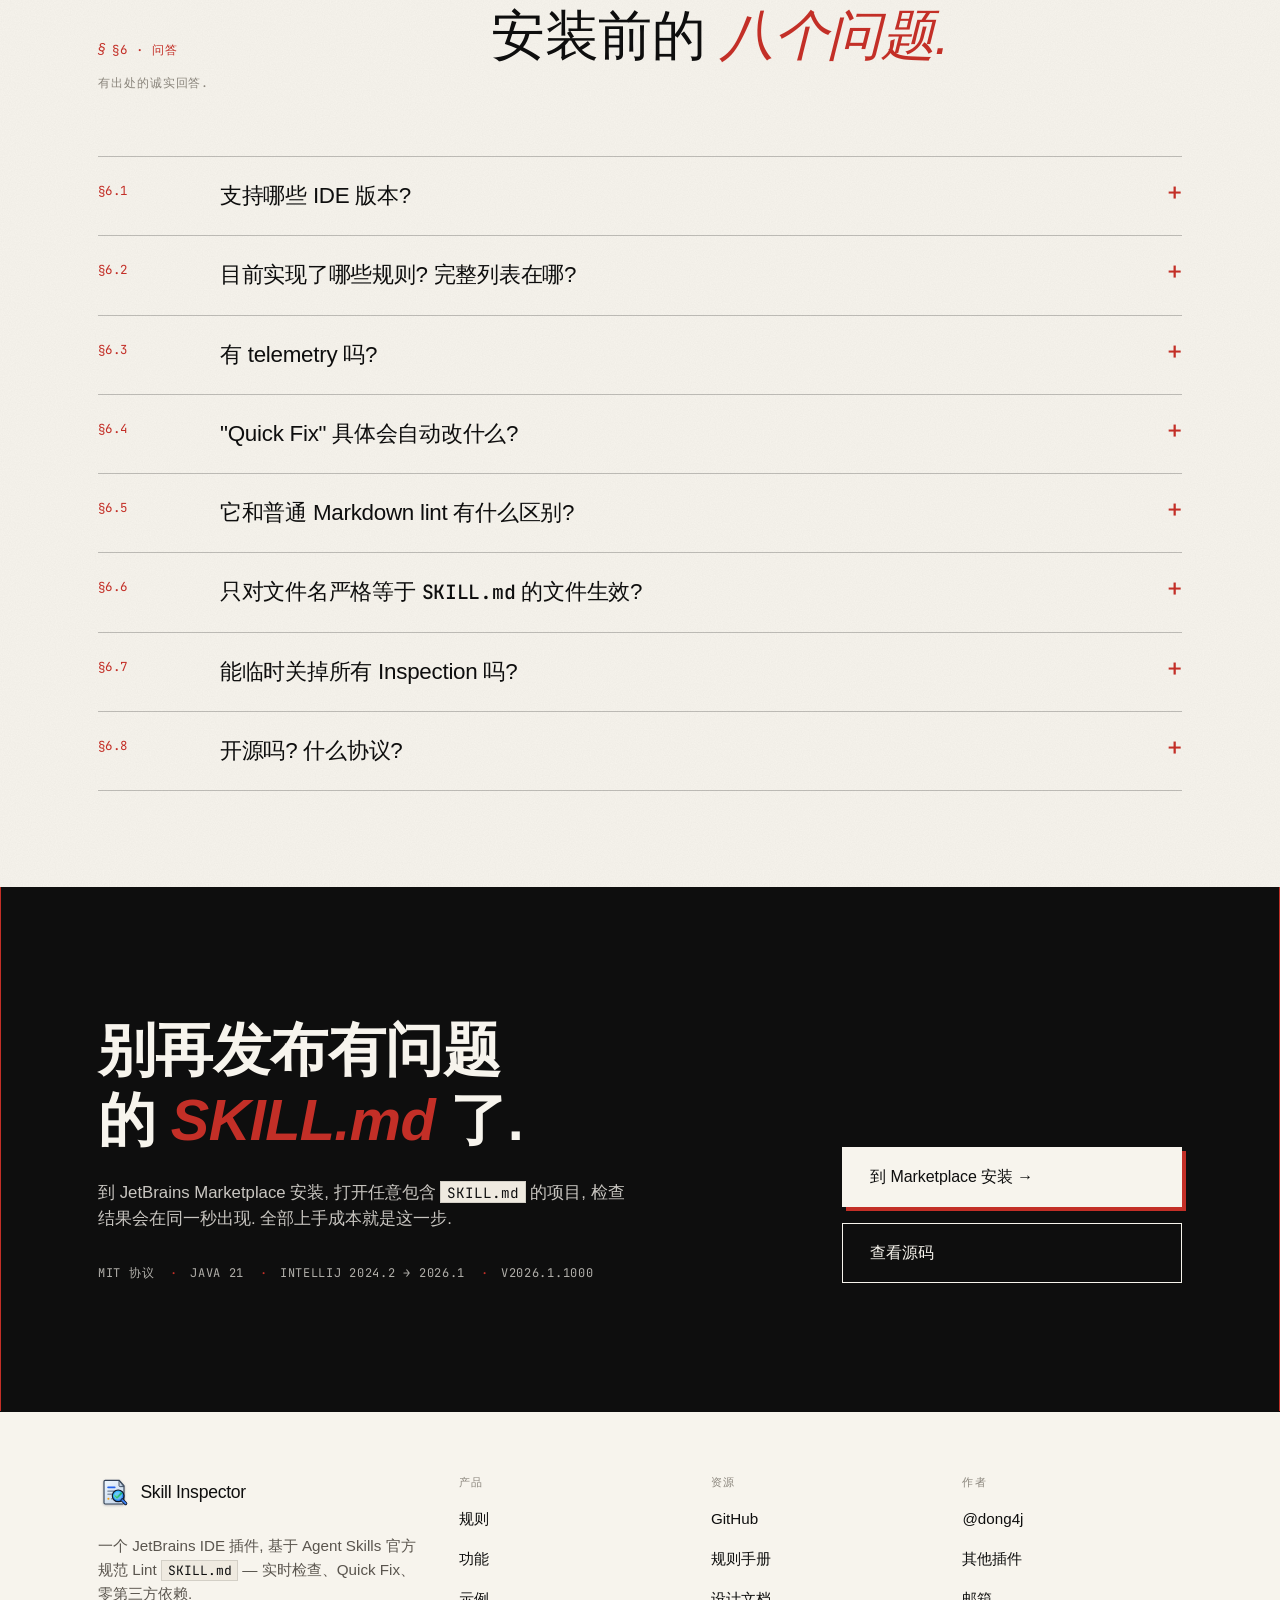
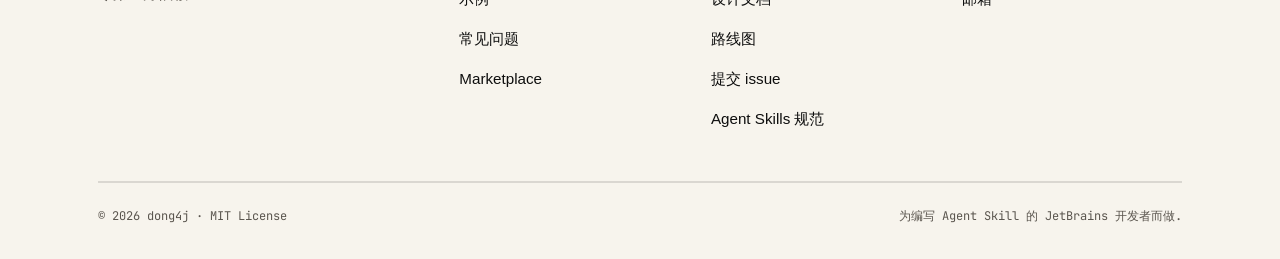
<file: landing/zh/index.html>
<!doctype html>
<!--
  Skill Inspector — Landing Page 中文版 (v2 Strict Editorial)
  ---------------------------------------------------------------------------
  与 ../index.html (英文版) 共享 ../assets/, 信息架构 1:1 对齐.
  仅文案翻译, 不调整 11 essential elements 顺序或编号 (§1 ... §7).

  翻译原则:
    - 技术术语 / Rule ID / Quick Fix 名称保留英文 (符合 user rules)
    - 章节编号 §1 ... §7 保留 (像 spec 一样可引用, 与英文版对齐)
    - 字体走 OS system font stack (macOS PingFang / Windows 微软雅黑), 不引入 web font
    - lang="zh-Hans" 触发 styles.css 里中文字距 / 行距修正 (如有)
-->
<html lang="zh-Hans">
<head>
    <meta charset="utf-8">
    <meta name="viewport" content="width=device-width, initial-scale=1, viewport-fit=cover">
    <meta name="theme-color" content="#F7F4ED">

    <title>Skill Inspector — 一个面向 SKILL.md 的 Lint 工具, 就在 JetBrains IDE 里 | dong4j</title>
    <meta
            name="description"
            content="一个 JetBrains IDE 插件, 让 SKILL.md 像代码一样接受实时 Lint 检查. 基于 Agent Skills 官方规范的 30+ 条规则, 覆盖结构 / 质量 / 引用 / 安全 / 资源五个维度, 提供 Quick Fix 与 Problems 面板集成, 零第三方依赖."
    >
    <meta
            name="keywords"
            content="Skill Inspector, Agent Skills, SKILL.md, JetBrains 插件, IntelliJ 插件, markdown lint, frontmatter 校验, agent skills 规范"
    >
    <meta name="author" content="dong4j">

    <meta property="og:type" content="website">
    <meta property="og:locale" content="zh_CN">
    <meta property="og:title" content="Skill Inspector — 一个面向 SKILL.md 的 Lint 工具">
    <meta
            property="og:description"
            content="实时检查 Agent Skills (SKILL.md). 30+ 条规则覆盖结构 / 质量 / 引用 / 安全 / 资源, 提供 Quick Fix 与 Problems 面板集成."
    >
    <meta property="og:image" content="../assets/plugin-icon.svg">

    <meta name="twitter:card" content="summary_large_image">
    <meta name="twitter:title" content="Skill Inspector — 一个面向 SKILL.md 的 Lint 工具">
    <meta name="twitter:description" content="在 JetBrains IDE 里实时检查 Agent Skills.">
    <meta name="twitter:image" content="../assets/plugin-icon.svg">

    <link rel="alternate" hreflang="en" href="../">
    <link rel="alternate" hreflang="zh-Hans" href="./">

    <link rel="icon" type="image/svg+xml" href="../assets/plugin-icon.svg">
    <link rel="apple-touch-icon" href="../assets/plugin-icon.svg">

    <!-- 字体: display / body 用 OS 系统字体 (中文显示 PingFang SC / 微软雅黑),
         代码字保留 JetBrains Mono, 通过 Google Fonts 加载. -->
    <link rel="preconnect" href="https://fonts.googleapis.com">
    <link rel="preconnect" href="https://fonts.gstatic.com" crossorigin>
    <link
            href="https://fonts.googleapis.com/css2?family=JetBrains+Mono:wght@400;500&display=swap"
            rel="stylesheet"
    >

    <link rel="stylesheet" href="../assets/styles.css">
</head>

<body>
<header class="site-header" data-scrolled="false">
    <div class="container nav">
        <a href="#top" class="brand" aria-label="Skill Inspector 首页">
          <span class="brand-mark" aria-hidden="true">
            <img src="../assets/plugin-icon.svg" alt="">
          </span>
            <span class="brand-name">
            <span>Skill Inspector</span>
            <span class="brand-version">v2026.1</span>
          </span>
        </a>

        <nav aria-label="主导航">
            <ul class="nav-links">
                <li><a href="#rules">规则</a></li>
                <li><a href="#features">功能</a></li>
                <li><a href="#diffs">示例</a></li>
                <li><a href="#faq">常见问题</a></li>
            </ul>
        </nav>

        <div class="nav-actions">
            <div class="lang-switch" role="group" aria-label="语言切换">
                <a href="../">EN</a>
                <a href="./" aria-current="true">中文</a>
            </div>
            <a
                    class="nav-cta"
                    href="https://plugins.jetbrains.com/plugin/31938"
                    target="_blank"
                    rel="noopener"
            >
                安装
            </a>
        </div>
    </div>
</header>

<main id="top">
    <!-- ================================================================
         §1 Hero
         ================================================================ -->
    <section class="hero">
        <div class="container hero-grid">
            <div>
                <div class="hero-eyebrow">
                    <span class="section-num">§1 · 引言</span>
                </div>

                <h1 class="hero-title">
                    一个面向
                    <em><span class="underdash">SKILL.md</span> 的</em>
                    Lint 工具.
                    <em>就在 IDE 里.</em>
                </h1>

                <p class="hero-lead">
                    Skill Inspector 是一个 JetBrains IDE 插件, 把每一份
                    <code>SKILL.md</code> 当成一等公民的可检查文档 —
                    实时检查、Quick Fix、Problems 面板集成, 全部基于
                    <a href="https://agentskills.io/specification" target="_blank" rel="noopener">Agent&nbsp;Skills&nbsp;官方规范</a>,
                    零第三方依赖.
                </p>

                <div class="hero-cta">
                    <a
                            class="btn btn-primary btn-lg"
                            href="https://plugins.jetbrains.com/plugin/31938"
                            target="_blank"
                            rel="noopener"
                    >
                        到 Marketplace 安装 →
                    </a>
                    <a
                            class="btn btn-ghost btn-lg"
                            href="https://github.com/dong4j/skill-inspector"
                            target="_blank"
                            rel="noopener"
                    >
                        在 GitHub 查看源码
                    </a>
                </div>
            </div>

            <!-- Marginalia 右栏: 杂志页眉式元数据 -->
            <aside aria-label="插件元数据">
                <dl class="marginalia">
                    <div>
                        <dt>已实现规则</dt>
                        <dd><strong>30<span class="em">+</span></strong></dd>
                    </div>
                    <div>
                        <dt>分类</dt>
                        <dd><strong>5</strong> 结构 · 质量 · 引用 · 安全 · 资源</dd>
                    </div>
                    <div>
                        <dt>第三方依赖</dt>
                        <dd><strong>0</strong> 纯 IntelliJ Platform API</dd>
                    </div>
                    <div>
                        <dt>协议</dt>
                        <dd>MIT, 永久免费</dd>
                    </div>
                    <div>
                        <dt>兼容性</dt>
                        <dd>IntelliJ IDEA <span class="mono">2024.2 — 2026.1</span></dd>
                    </div>
                    <div>
                        <dt>运行环境</dt>
                        <dd>Java 21</dd>
                    </div>
                </dl>
            </aside>
        </div>
    </section>

    <!-- ================================================================
         §2 规则清单
         ================================================================ -->
    <section id="rules">
        <div class="container">
            <header class="section-head reveal">
                <div class="meta">
                    <div class="section-num">§2 · 清单</div>
                    <div class="meta-line">所有规则, 公开在案.</div>
                </div>
                <div>
                    <h2 class="section-title">
                        三十条规则. 五个分类. <em>一份有立场的基准.</em>
                    </h2>
                    <p class="section-lead">
                        规则按 "确定性 + 风险" 分组, 和 IDEA 处理 Inspection 结果的方式一致.
                        每条规则都有一个稳定的 ID — 可引用、可禁用、可上报 —
                        绝不藏在不透明的 "AI 这么说" 启发式里.
                    </p>
                </div>
            </header>

            <div class="rules-table-wrap reveal">
                <table class="rules-table" aria-label="精选 Inspection 规则">
                    <thead>
                    <tr>
                        <th class="col-num">#</th>
                        <th class="col-id">Rule ID</th>
                        <th>严重度</th>
                        <th>说明</th>
                        <th class="col-fix">Quick Fix</th>
                    </tr>
                    </thead>
                    <tbody>
                    <tr>
                        <td class="col-num">2.01</td>
                        <td class="col-id"><code>frontmatter.missing</code></td>
                        <td><span class="sev sev-error">Error</span></td>
                        <td class="col-desc">缺 YAML frontmatter; 跳过后续所有字段检查.</td>
                        <td class="col-fix has-fix">ADD_FRONT_MATTER</td>
                    </tr>
                    <tr>
                        <td class="col-num">2.02</td>
                        <td class="col-id"><code>frontmatter.name.mismatch</code></td>
                        <td><span class="sev sev-error">Error</span></td>
                        <td class="col-desc"><code>name</code> 字段与父目录名不一致.</td>
                        <td class="col-fix has-fix">SYNC_NAME_WITH_DIRECTORY</td>
                    </tr>
                    <tr>
                        <td class="col-num">2.03</td>
                        <td class="col-id"><code>frontmatter.name.invalid</code></td>
                        <td><span class="sev sev-error">Error</span></td>
                        <td class="col-desc"><code>name</code> 不符合 <code>^[a-z0-9]+(?:-[a-z0-9]+)*$</code>.</td>
                        <td class="col-fix has-fix">CONVERT_NAME_TO_KEBAB</td>
                    </tr>
                    <tr>
                        <td class="col-num">2.04</td>
                        <td class="col-id"><code>frontmatter.description.missing</code></td>
                        <td><span class="sev sev-error">Error</span></td>
                        <td class="col-desc">缺失或为空的 <code>description</code>; Agent 无法触发.</td>
                        <td class="col-fix has-fix">ADD_DESCRIPTION</td>
                    </tr>
                    <tr>
                        <td class="col-num">2.05</td>
                        <td class="col-id"><code>description.too-generic</code></td>
                        <td><span class="sev sev-warning">Warn</span></td>
                        <td class="col-desc">Description 是 <code>helper</code> / <code>tool</code> / <code>skill</code> /
                            <code>assistant</code> / <code>utility</code> 之一.
                        </td>
                        <td class="col-fix">—</td>
                    </tr>
                    <tr>
                        <td class="col-num">2.06</td>
                        <td class="col-id"><code>description.missing-usage</code></td>
                        <td><span class="sev sev-warning">Warn</span></td>
                        <td class="col-desc">没有触发短语 (<em>"use when"</em>、<em>"使用"</em> 等).</td>
                        <td class="col-fix">—</td>
                    </tr>
                    <tr>
                        <td class="col-num">2.07</td>
                        <td class="col-id"><code>reference.missing-file</code></td>
                        <td><span class="sev sev-warning">Warn</span></td>
                        <td class="col-desc">相对链接指向的文件在磁盘上不存在.</td>
                        <td class="col-fix has-fix">CREATE_MISSING_REFERENCE</td>
                    </tr>
                    <tr>
                        <td class="col-num">2.08</td>
                        <td class="col-id"><code>reference.case-mismatch</code></td>
                        <td><span class="sev sev-warning">Warn</span></td>
                        <td class="col-desc">链接大小写与磁盘项不一致 (迁到 Linux 后会断).</td>
                        <td class="col-fix">—</td>
                    </tr>
                    <tr>
                        <td class="col-num">2.09</td>
                        <td class="col-id"><code>resource.unused-reference</code></td>
                        <td><span class="sev sev-warning">Warn</span></td>
                        <td class="col-desc"><code>references/</code> 下的文件从未被 <code>SKILL.md</code> 引用.</td>
                        <td class="col-fix">—</td>
                    </tr>
                    <tr>
                        <td class="col-num">2.10</td>
                        <td class="col-id"><code>security.dangerous-command</code></td>
                        <td><span class="sev sev-error">Error</span></td>
                        <td class="col-desc">正文中出现 <code>rm -rf /</code> 或管道式 <code>curl … | sh</code>.</td>
                        <td class="col-fix">—</td>
                    </tr>
                    <tr>
                        <td class="col-num">2.11</td>
                        <td class="col-id"><code>security.secret-pattern</code></td>
                        <td><span class="sev sev-error">Error</span></td>
                        <td class="col-desc">疑似 <code>api_key</code> / <code>token</code> / <code>secret</code> / <code>password</code>
                            字段或高熵值.
                        </td>
                        <td class="col-fix">—</td>
                    </tr>
                    <tr>
                        <td class="col-num">2.12</td>
                        <td class="col-id"><code>security.sensitive-path</code></td>
                        <td><span class="sev sev-warning">Warn</span></td>
                        <td class="col-desc">正文引导访问 <code>~/.ssh</code>、<code>.env</code>、<code>~/.aws</code>.</td>
                        <td class="col-fix">—</td>
                    </tr>
                    </tbody>
                </table>
            </div>

            <!-- 5 类规则 tally -->
            <div class="rules-tally reveal-stagger">
                <div class="tally-item">
                    <div class="tally-cat">结构</div>
                    <div class="tally-num">11<em>·</em></div>
                    <div class="tally-label">Error · frontmatter / 命名 / 长度</div>
                </div>
                <div class="tally-item">
                    <div class="tally-cat">质量</div>
                    <div class="tally-num">6<em>·</em></div>
                    <div class="tally-label">Warning · 描述 / 正文 / 触发语</div>
                </div>
                <div class="tally-item">
                    <div class="tally-cat">引用</div>
                    <div class="tally-num">4<em>·</em></div>
                    <div class="tally-label">Warning · 链接 / 路径 / 大小写</div>
                </div>
                <div class="tally-item">
                    <div class="tally-cat">安全</div>
                    <div class="tally-num">5<em>·</em></div>
                    <div class="tally-label">Error · 密钥 / 危险命令</div>
                </div>
                <div class="tally-item">
                    <div class="tally-cat">资源</div>
                    <div class="tally-num">2<em>·</em></div>
                    <div class="tally-label">Warning · 未引用 / 脚本</div>
                </div>
            </div>

            <p class="rules-cta reveal">
                ↳ 完整表格 (含严重度与 Quick Fix 映射) 见
                <a href="https://github.com/dong4j/skill-inspector/blob/main/docs/rules.md" target="_blank" rel="noopener">docs/rules.md</a>.
            </p>
        </div>
    </section>

    <!-- ================================================================
         §3 能力
         ================================================================ -->
    <section id="features">
        <div class="container">
            <header class="section-head reveal">
                <div class="meta">
                    <div class="section-num">§3 · 能力</div>
                    <div class="meta-line">插件做的六件事, 一一道来.</div>
                </div>
                <div>
                    <h2 class="section-title">
                        不是套壳的通用 Lint. <em>从头到尾, Agent-Skills aware.</em>
                    </h2>
                    <p class="section-lead">
                        每项能力都对应一种真实的 <code>SKILL.md</code> 写作痛点:
                        漏字段直接上线、相对链接断裂、悄悄混进危险脚本片段、
                        description 模糊到 Agent 没法触发.
                    </p>
                </div>
            </header>

            <div class="features-list reveal-stagger">
                <article class="feature">
                    <div class="feature-num">01</div>
                    <h3 class="feature-title">实时 <em>Inspection.</em></h3>
                    <div class="feature-body">
                        <p>
                            注册了一个 <code>LocalInspectionTool</code>, 自动绑定到每一份
                            <code>SKILL.md</code> 文件 (严格按文件名 gate, 其他 Markdown
                            完全不受影响). 错误和警告实时显示在编辑器 gutter 和 Problems
                            面板 — 体验跟 Kotlin / Java 文件完全一致.
                        </p>
                    </div>
                </article>

                <article class="feature">
                    <div class="feature-num">02</div>
                    <h3 class="feature-title">保守的 <em>Quick Fix.</em></h3>
                    <div class="feature-body">
                        <p>
                            添加缺失的 frontmatter、把 <code>name</code> 同步到父目录、
                            转成 kebab-case、为缺失的引用创建占位文件 — 一次
                            <kbd>Alt</kbd>+<kbd>Enter</kbd> 即可. 插件永远不会自动改写你的正文.
                        </p>
                    </div>
                </article>

                <article class="feature">
                    <div class="feature-num">03</div>
                    <h3 class="feature-title">全项目 <em>扫描.</em></h3>
                    <div class="feature-body">
                        <p>
                            右键 → <em>Validate&nbsp;Skill</em>. 后台任务通过
                            <code>FilenameIndex</code> 扫描所有 <code>SKILL.md</code>,
                            汇总 Error / Warning 总数并跳转到第一个出错文件. 也可以在 CI
                            中以 headless inspection 形式跑同一套规则.
                        </p>
                    </div>
                </article>

                <article class="feature">
                    <div class="feature-num">04</div>
                    <h3 class="feature-title">默认 <em>规范优先.</em></h3>
                    <div class="feature-body">
                        <p>
                            所有规则锚定在
                            <a href="https://agentskills.io/specification" target="_blank" rel="noopener">Agent&nbsp;Skills&nbsp;官方规范</a>,
                            不锚定任何单一 Agent 的私有扩展. Agent 特定的差异在 V2 以
                            兼容性提示形式补充, 永远不作为默认错误. 你的 skill 保持可移植.
                        </p>
                    </div>
                </article>

                <article class="feature">
                    <div class="feature-num">05</div>
                    <h3 class="feature-title">状态栏 <em>开关.</em></h3>
                    <div class="feature-body">
                        <p>
                            状态栏自带一个 widget, 一键开关整个 Inspection —
                            不用钻进 <em>Settings → Inspections</em>. 细粒度调节走
                            <em>Tools → Skill Inspector</em>.
                        </p>
                        <a class="read-more" href="https://github.com/dong4j/skill-inspector/blob/main/docs/rules.md" target="_blank" rel="noopener">
                            规则手册 →
                        </a>
                    </div>
                </article>

                <article class="feature">
                    <div class="feature-num">06</div>
                    <h3 class="feature-title">零 <em>依赖.</em></h3>
                    <div class="feature-body">
                        <p>
                            纯 IntelliJ Platform API — 不引入任何第三方插件库, 无 telemetry,
                            无远程调用. 内网 / 涉密环境完全可用; 想验证的话直接
                            <code>jar -tf</code> 看插件 zip 内含什么.
                        </p>
                    </div>
                </article>
            </div>
        </div>
    </section>

    <!-- ================================================================
         §4 示例 (Code diff gallery)
         ================================================================ -->
    <section id="diffs">
        <div class="container">
            <header class="section-head reveal">
                <div class="meta">
                    <div class="section-num">§4 · 示例</div>
                    <div class="meta-line">修复前 · 修复后, 三个真实案例.</div>
                </div>
                <div>
                    <h2 class="section-title">
                        修好后的 <code class="mono">SKILL.md</code> <em>到底长什么样.</em>
                    </h2>
                    <p class="section-lead">
                        下面三对最小示例来自上面的规则清单. 每一对左边是触发规则的输入,
                        右边是按一次 <kbd>Alt</kbd>+<kbd>Enter</kbd> 之后的样子.
                    </p>
                </div>
            </header>

            <div class="diff-grid reveal-stagger">
                <!-- Diff 1 -->
                <article class="diff-item">
                    <div class="diff-caption">
                        <div class="diff-rule">frontmatter.name.mismatch</div>
                        <h3 class="diff-h"><em>name</em> 必须等于目录名.</h3>
                        <p class="diff-cap-body">
                            Agent 通过目录名来发现 skill. 如果 <code>name</code> 漂移了
                            (snake_case、大小写、拼错), 这个 skill 就再也无法被寻址.
                            <span class="fix">Quick Fix · SYNC_NAME_WITH_DIRECTORY</span>
                        </p>
                    </div>
                    <div class="diff-blocks">
                        <div class="diff-block before">
                            <div class="diff-block-head"><span class="tag">— 修复前</span><span>code-reviewer/SKILL.md</span></div>
                            <div class="diff-block-body">
                                <div class="diff-line">
                                    <span class="ln">1</span><span class="marker"></span><span class="code"><span class="c">---</span></span>
                                </div>
                                <div class="diff-line del">
                                    <span class="ln">2</span><span class="marker"></span><span class="code"><span class="k">name:</span> <span class="vr">code_reviewer</span></span>
                                </div>
                                <div class="diff-line">
                                    <span class="ln">3</span><span class="marker"></span><span class="code"><span class="k">description:</span> <span class="v">Use when reviewing PR diffs.</span></span>
                                </div>
                                <div class="diff-line">
                                    <span class="ln">4</span><span class="marker"></span><span class="code"><span class="c">---</span></span>
                                </div>
                            </div>
                        </div>
                        <div class="diff-block after">
                            <div class="diff-block-head"><span class="tag">+ 修复后</span><span>code-reviewer/SKILL.md</span></div>
                            <div class="diff-block-body">
                                <div class="diff-line">
                                    <span class="ln">1</span><span class="marker"></span><span class="code"><span class="c">---</span></span>
                                </div>
                                <div class="diff-line add">
                                    <span class="ln">2</span><span class="marker"></span><span class="code"><span class="k">name:</span> <span class="vg">code-reviewer</span></span>
                                </div>
                                <div class="diff-line">
                                    <span class="ln">3</span><span class="marker"></span><span class="code"><span class="k">description:</span> <span class="v">Use when reviewing PR diffs.</span></span>
                                </div>
                                <div class="diff-line">
                                    <span class="ln">4</span><span class="marker"></span><span class="code"><span class="c">---</span></span>
                                </div>
                            </div>
                        </div>
                    </div>
                </article>

                <!-- Diff 2 -->
                <article class="diff-item">
                    <div class="diff-caption">
                        <div class="diff-rule">frontmatter.description.missing</div>
                        <h3 class="diff-h">没有 <em>description,</em> Agent 没法触发.</h3>
                        <p class="diff-cap-body">
                            <code>description</code> 是 Agent 发现 loader 读取的第一道字段,
                            在加载正文之前. 留空 = 在每个 prompt 上对每个 Agent 都不可见.
                            <span class="fix">Quick Fix · ADD_DESCRIPTION</span>
                        </p>
                    </div>
                    <div class="diff-blocks">
                        <div class="diff-block before">
                            <div class="diff-block-head"><span class="tag">— 修复前</span><span>commit-helper/SKILL.md</span></div>
                            <div class="diff-block-body">
                                <div class="diff-line">
                                    <span class="ln">1</span><span class="marker"></span><span class="code"><span class="c">---</span></span>
                                </div>
                                <div class="diff-line">
                                    <span class="ln">2</span><span class="marker"></span><span class="code"><span class="k">name:</span> <span class="v">commit-helper</span></span>
                                </div>
                                <div class="diff-line del">
                                    <span class="ln">3</span><span class="marker"></span><span class="code"><span class="k">description:</span> <span class="vr"></span></span>
                                </div>
                                <div class="diff-line">
                                    <span class="ln">4</span><span class="marker"></span><span class="code"><span class="c">---</span></span>
                                </div>
                            </div>
                        </div>
                        <div class="diff-block after">
                            <div class="diff-block-head"><span class="tag">+ 修复后</span><span>commit-helper/SKILL.md</span></div>
                            <div class="diff-block-body">
                                <div class="diff-line">
                                    <span class="ln">1</span><span class="marker"></span><span class="code"><span class="c">---</span></span>
                                </div>
                                <div class="diff-line">
                                    <span class="ln">2</span><span class="marker"></span><span class="code"><span class="k">name:</span> <span class="v">commit-helper</span></span>
                                </div>
                                <div class="diff-line add">
                                    <span class="ln">3</span><span class="marker"></span><span class="code"><span class="k">description:</span> <span class="vg">Use when generating a commit message from staged changes.</span></span>
                                </div>
                                <div class="diff-line">
                                    <span class="ln">4</span><span class="marker"></span><span class="code"><span class="c">---</span></span>
                                </div>
                            </div>
                        </div>
                    </div>
                </article>

                <!-- Diff 3 -->
                <article class="diff-item">
                    <div class="diff-caption">
                        <div class="diff-rule">security.dangerous-command</div>
                        <h3 class="diff-h">有些事就不能 <em>自动修.</em></h3>
                        <p class="diff-cap-body">
                            安全规则只定位上报, 绝不自动改写. 管道式 <code>curl … | sh</code>
                            会被精准定位到具体 text range — 该 pin hash、该换源、还是该
                            接受风险加 <code>noinspection</code>, 由你决定.
                        </p>
                    </div>
                    <div class="diff-blocks">
                        <div class="diff-block before">
                            <div class="diff-block-head"><span class="tag">— 被标记</span><span>installer/SKILL.md</span></div>
                            <div class="diff-block-body">
                                <div class="diff-line">
                                    <span class="ln">7</span><span class="marker"></span><span class="code"><span class="c">## Install</span></span>
                                </div>
                                <div class="diff-line">
                                    <span class="ln">8</span><span class="marker"></span><span class="code"><span class="v">Run the following to bootstrap:</span></span>
                                </div>
                                <div class="diff-line"><span class="ln">9</span><span class="marker"></span><span class="code">&nbsp;</span>
                                </div>
                                <div class="diff-line del">
                                    <span class="ln">10</span><span class="marker"></span><span class="code"><span class="vr">    curl https://x.example/install.sh | sh</span></span>
                                </div>
                            </div>
                        </div>
                        <div class="diff-block after">
                            <div class="diff-block-head"><span class="tag">+ 建议改写</span><span>installer/SKILL.md</span></div>
                            <div class="diff-block-body">
                                <div class="diff-line">
                                    <span class="ln">7</span><span class="marker"></span><span class="code"><span class="c">## Install</span></span>
                                </div>
                                <div class="diff-line">
                                    <span class="ln">8</span><span class="marker"></span><span class="code"><span class="v">Run the following to bootstrap:</span></span>
                                </div>
                                <div class="diff-line"><span class="ln">9</span><span class="marker"></span><span class="code">&nbsp;</span>
                                </div>
                                <div class="diff-line add">
                                    <span class="ln">10</span><span class="marker"></span><span class="code"><span class="vg">    curl -fsSL https://x.example/install.sh -o /tmp/install.sh</span></span>
                                </div>
                                <div class="diff-line add">
                                    <span class="ln">11</span><span class="marker"></span><span class="code"><span class="vg">    sha256sum -c install.sh.sha256 &amp;&amp; sh /tmp/install.sh</span></span>
                                </div>
                            </div>
                        </div>
                    </div>
                </article>
            </div>
        </div>
    </section>

    <!-- ================================================================
         §5 适用人群
         ================================================================ -->
    <section id="personas">
        <div class="container">
            <header class="section-head reveal">
                <div class="meta">
                    <div class="section-num">§5 · 受众</div>
                    <div class="meta-line">四个场景, 不编造引用.</div>
                </div>
                <div>
                    <h2 class="section-title">
                        插件围绕 <em>四类真实受众</em> 设计.
                    </h2>
                    <p class="section-lead">
                        在项目积累更多真实用户之前, 这是 Skill Inspector 设计时优先服务的
                        场景. 我们拒绝用 stock 头像编造客户引言 — 等到真实用户开口,
                        下面的引述就会逐字替换.
                    </p>
                </div>
            </header>

            <div class="personas reveal-stagger">
                <article class="persona">
                    <p class="persona-quote">
                        我希望 <code>SKILL.md</code> 在 commit <em>之前</em>就大声报错.
                    </p>
                    <div class="persona-cite">Skill 作者</div>
                    <p class="persona-body">
                        在 IDEA 里打开文件. 缺必填字段、目录名漂移、相对链接断裂 —
                        都会在你 push 之前出现在 gutter 上. 按
                        <kbd>Alt</kbd>+<kbd>Enter</kbd> 应用确定性修复; 正文仍然归你.
                    </p>
                </article>

                <article class="persona">
                    <p class="persona-quote">
                        团队为多个 Agent 写 skill, 我要 <em>一致的质量门槛.</em>
                    </p>
                    <div class="persona-cite">团队负责人</div>
                    <p class="persona-body">
                        所有开发者的 IDE 看到的 Inspection 结果完全一致 — 因为规则装在插件里,
                        不在个人 config 里. CI 也可以在每个 PR 上 headless 跑同一套
                        <em>Validate Skill</em>, 不合规的 skill 不会进 <code>main</code>.
                    </p>
                </article>

                <article class="persona">
                    <p class="persona-quote">
                        我发布 skill 包, 不希望 reviewer 把时间花在 <em>机械错误</em> 上.
                    </p>
                    <div class="persona-cite">开源维护者</div>
                    <p class="persona-body">
                        结构 / 质量 / 引用类规则自动 catch 那些无聊的事情 —
                        name 不匹配、死链、过宽的描述、
                        <code>references/</code> 下没人引用的文件. Reviewer
                        可以专心看 <strong>内容</strong>, 而不是格式.
                    </p>
                </article>

                <article class="persona">
                    <p class="persona-quote">
                        我要知道 skill 里有没有 <code>curl … | sh</code>, 有没有 <em>泄密.</em>
                    </p>
                    <div class="persona-cite">安全敏感的企业</div>
                    <p class="persona-body">
                        安全规则会标记危险命令、疑似 API key、高熵字符串、
                        敏感路径 (<code>~/.ssh</code>、<code>.env</code>) 以及
                        prompt-injection 文案. V1 只定位上报, 绝不自动改写 —
                        决定权永远在人手上.
                    </p>
                </article>
            </div>
        </div>
    </section>

    <!-- ================================================================
         §6 常见问题
         ================================================================ -->
    <section id="faq">
        <div class="container">
            <header class="section-head reveal">
                <div class="meta">
                    <div class="section-num">§6 · 问答</div>
                    <div class="meta-line">有出处的诚实回答.</div>
                </div>
                <div>
                    <h2 class="section-title">
                        安装前的 <em>八个问题.</em>
                    </h2>
                </div>
            </header>

            <div class="faq-list reveal-stagger">
                <article class="faq-item">
                    <div class="faq-num">§6.1</div>
                    <details class="faq-content">
                        <summary>支持哪些 IDE 版本?</summary>
                        <div class="faq-body">
                            IntelliJ IDEA Community / Ultimate <strong>2024.2 → 2026.1</strong>
                            是官方基线 — 插件声明
                            <code>sinceBuild = 242.2</code>、<code>untilBuild = 261.*</code>.
                            CI 在 IC/IU 2024.2、2024.3、2025.1、2025.2、2025.3 上完成构建与验证;
                            2026.1 在声明的兼容性范围内. 同平台的其他 JetBrains IDE
                            (PyCharm / GoLand / WebStorm 等) 通常也能在这个 build range 内工作,
                            但只有 IDEA 经过 CI 测试.
                        </div>
                    </details>
                </article>

                <article class="faq-item">
                    <div class="faq-num">§6.2</div>
                    <details class="faq-content">
                        <summary>目前实现了哪些规则? 完整列表在哪?</summary>
                        <div class="faq-body">
                            共 5 个分类 — <strong>结构 Structural</strong> (11 条)、
                            <strong>质量 Quality</strong> (6 条)、
                            <strong>引用 Reference</strong> (4 条)、
                            <strong>安全 Security</strong> (5 条)、
                            <strong>资源 Resource</strong> (2 条).
                            每条都有稳定的 rule ID, 例如 <code>frontmatter.name.mismatch</code>
                            或 <code>security.dangerous-command</code>. 完整表格见
                            <a href="https://github.com/dong4j/skill-inspector/blob/main/docs/rules.md" target="_blank" rel="noopener">docs/rules.md</a>.
                        </div>
                    </details>
                </article>

                <article class="faq-item">
                    <div class="faq-num">§6.3</div>
                    <details class="faq-content">
                        <summary>有 telemetry 吗?</summary>
                        <div class="faq-body">
                            没有. 无埋点、无 analytics、无远程调用. 插件只读取项目里的
                            <code>SKILL.md</code>, 所有 Inspection 都在本地完成,
                            适用于完全离线 / 涉密环境.
                        </div>
                    </details>
                </article>

                <article class="faq-item">
                    <div class="faq-num">§6.4</div>
                    <details class="faq-content">
                        <summary>"Quick Fix" 具体会自动改什么?</summary>
                        <div class="faq-body">
                            只做确定性、保守的修复:
                            <strong>添加缺失的 frontmatter</strong>、
                            <strong>添加 <code>name</code> 字段</strong>、
                            <strong>把 <code>name</code> 同步到父目录</strong>、
                            <strong>把 <code>name</code> 转为 kebab-case</strong>、
                            <strong>添加 <code>description</code> 占位</strong>、
                            <strong>为缺失引用创建空文件 (含父目录)</strong>.
                            插件永远不会自动改写你的正文.
                        </div>
                    </details>
                </article>

                <article class="faq-item">
                    <div class="faq-num">§6.5</div>
                    <details class="faq-content">
                        <summary>它和普通 Markdown lint 有什么区别?</summary>
                        <div class="faq-body">
                            Skill Inspector 是 <em>Agent-Skills aware</em> 的.
                            它把 YAML frontmatter 解析成真正的
                            <code>SkillFrontMatter</code> 领域 record, 知道
                            <code>name</code> 必须等于父目录名, 校验 skill 目录内的相对链接
                            (含跨平台大小写检查), 还会扫描安全风险.
                            这些通用 Markdown lint 工具都做不到.
                        </div>
                    </details>
                </article>

                <article class="faq-item">
                    <div class="faq-num">§6.6</div>
                    <details class="faq-content">
                        <summary>只对文件名严格等于 <code>SKILL.md</code> 的文件生效?</summary>
                        <div class="faq-body">
                            是的. Inspection 第一道关就是
                            <code>PsiFile.getName().equals("SKILL.md")</code>.
                            这保证 <code>readme.md</code>、<code>notes.md</code>
                            等其他 Markdown 文件完全不受影响 —
                            不打开 skill 文件就感受不到这个插件.
                        </div>
                    </details>
                </article>

                <article class="faq-item">
                    <div class="faq-num">§6.7</div>
                    <details class="faq-content">
                        <summary>能临时关掉所有 Inspection 吗?</summary>
                        <div class="faq-body">
                            可以. 状态栏 widget 一键开关, 不用去
                            <em>Settings → Inspections</em> 里找. 需要细调时, 走
                            <em>Tools → Skill Inspector</em> 设置页.
                        </div>
                    </details>
                </article>

                <article class="faq-item">
                    <div class="faq-num">§6.8</div>
                    <details class="faq-content">
                        <summary>开源吗? 什么协议?</summary>
                        <div class="faq-body">
                            开源, <strong>MIT</strong> 协议, 源码在
                            <a href="https://github.com/dong4j/skill-inspector" target="_blank" rel="noopener">GitHub</a>.
                            欢迎 issue / PR / 新规则贡献, 贡献指南见
                            <a href="https://github.com/dong4j/skill-inspector/blob/main/AGENTS.md" target="_blank" rel="noopener">AGENTS.md</a>.
                        </div>
                    </details>
                </article>
            </div>
        </div>
    </section>
</main>

<!-- ================================================================
     §7 Final CTA
     ================================================================ -->
<section class="final-cta" aria-label="获取插件">
    <div class="container final-cta-inner">
        <div>
            <h2 class="final-cta-title">
                别再发布有问题的 <em>SKILL.md</em> 了.
            </h2>
            <p class="final-cta-sub">
                到 JetBrains Marketplace 安装, 打开任意包含
                <code class="mono">SKILL.md</code> 的项目, 检查结果会在同一秒出现.
                全部上手成本就是这一步.
            </p>
            <div class="final-cta-meta">
                <span>MIT 协议</span>
                <span>Java 21</span>
                <span>IntelliJ 2024.2 → 2026.1</span>
                <span>v2026.1.1000</span>
            </div>
        </div>
        <div class="final-cta-side">
            <a
                    class="btn btn-primary btn-lg"
                    href="https://plugins.jetbrains.com/plugin/31938"
                    target="_blank"
                    rel="noopener"
            >
                到 Marketplace 安装 →
            </a>
            <a
                    class="btn btn-ghost btn-lg"
                    href="https://github.com/dong4j/skill-inspector"
                    target="_blank"
                    rel="noopener"
            >
                查看源码
            </a>
        </div>
    </div>
</section>

<!-- ================================================================
     Footer (Colophon)
     ================================================================ -->
<footer class="site-footer">
    <div class="container">
        <div class="footer-grid">
            <div class="footer-brand">
                <a href="#top" class="brand">
              <span class="brand-mark" aria-hidden="true">
                <img src="../assets/plugin-icon.svg" alt="">
              </span>
                    <span class="brand-name">
                <span>Skill Inspector</span>
              </span>
                </a>
                <p>
                    一个 JetBrains IDE 插件, 基于 Agent Skills 官方规范 Lint
                    <code class="mono">SKILL.md</code> — 实时检查、Quick Fix、零第三方依赖.
                </p>
            </div>

            <div class="footer-col">
                <h4>产品</h4>
                <ul>
                    <li><a href="#rules">规则</a></li>
                    <li><a href="#features">功能</a></li>
                    <li><a href="#diffs">示例</a></li>
                    <li><a href="#faq">常见问题</a></li>
                    <li>
                        <a
                                href="https://plugins.jetbrains.com/plugin/31938"
                                target="_blank"
                                rel="noopener"
                        >Marketplace</a>
                    </li>
                </ul>
            </div>

            <div class="footer-col">
                <h4>资源</h4>
                <ul>
                    <li>
                        <a href="https://github.com/dong4j/skill-inspector" target="_blank" rel="noopener">
                            GitHub
                        </a>
                    </li>
                    <li>
                        <a href="https://github.com/dong4j/skill-inspector/blob/main/docs/rules.md" target="_blank" rel="noopener">
                            规则手册
                        </a>
                    </li>
                    <li>
                        <a href="https://github.com/dong4j/skill-inspector/blob/main/docs/design.md" target="_blank" rel="noopener">
                            设计文档
                        </a>
                    </li>
                    <li>
                        <a href="https://github.com/dong4j/skill-inspector/blob/main/docs/roadmap.md" target="_blank" rel="noopener">
                            路线图
                        </a>
                    </li>
                    <li>
                        <a href="https://github.com/dong4j/skill-inspector/issues" target="_blank" rel="noopener">
                            提交 issue
                        </a>
                    </li>
                    <li>
                        <a href="https://agentskills.io/specification" target="_blank" rel="noopener">
                            Agent Skills 规范
                        </a>
                    </li>
                </ul>
            </div>

            <div class="footer-col">
                <h4>作者</h4>
                <ul>
                    <li><a href="https://github.com/dong4j" target="_blank" rel="noopener">@dong4j</a></li>
                    <li>
                        <a
                                href="https://plugins.jetbrains.com/vendor/9afaba35-91ea-4364-8ced-64db868dd23e"
                                target="_blank"
                                rel="noopener"
                        >其他插件</a>
                    </li>
                    <li>
                        <a href="mailto:dong4j@gmail.com">邮箱</a>
                    </li>
                </ul>
            </div>
        </div>

        <hr class="hairline">

        <div class="footer-bottom">
            <span>© 2026 dong4j · MIT License</span>
            <span>为编写 Agent Skill 的 JetBrains 开发者而做.</span>
        </div>
    </div>
</footer>

<script src="../assets/main.js" defer></script>
</body>
</html>
</file>
<file: landing/assets/styles.css>
/*
 * Skill Inspector — Landing Page Stylesheet (v2)
 * ----------------------------------------------------------------------------
 * 模块作用 (why this file exists):
 *   按 .claude/skills/landing-page-guide-v2 的 "Design First" 原则, 把整页面的
 *   设计系统 (字体 / 颜色 / 间距 / 动效) 集中沉淀为 CSS Custom Properties.
 *
 * Aesthetic direction (v2): Strict Editorial — "Specification Manual"
 *   - v1 走深色 Editorial-Tech 与姐妹站 SkillsJars Helper 视觉雷同, 这一版彻底
 *     反方向 — 做成 "像一份正式 spec 文档的产品页", 利用 Skill Inspector 作为
 *     Lint 工具的天然严肃感.
 *   - 调性参考: Biome (biomejs.dev) / OXC (oxc.rs) / RFC 文档 / Stripe Press /
 *     NYT 排版.
 *   - 基底: 暖白 oat #F7F4ED + 近黑文字, 几乎不用阴影 (纸感而非屏幕感)
 *   - 主 accent: Pantone-style 严苛红 #C32F27 — 用于规则违规标记 / 编号
 *     ("MUST NOT" 的视觉语言); 链接走 ink blue #1E3A5F; 修复后用 forest green.
 *   - 字体: 全部使用 OS 原生 system font stack (display = body = sans-serif,
 *           跨平台直接呈现 macOS / Windows / Linux / 中文用户最熟悉的字体);
 *           代码字保留 JetBrains Mono (对开发者来说是熟悉的"品牌字体").
 *     衬线 + 无衬线反差很大, 形成 editorial 杂志感.
 *   - 章节用 §1/§2/§3 编号制, 像 spec 一样可引用.
 *   - 代码 diff 用真实 before/after 取代 IDE mockup — Lint 工具最有说服力的展示.
 *
 * 关键约束:
 *   - 0 网络依赖 (除 Google Fonts), 单文件 nginx 即可发布
 *   - 所有动效尊重 prefers-reduced-motion
 *   - 颜色对比度满足 WCAG AA (text vs background ≥ 4.5:1)
 *   - 纸感优先: 极少阴影 / 极少 border-radius / 大量 hairline 分隔
 */

/* ============================================================
 * 1. Design tokens
 * ============================================================ */
:root {
  /* Typography — 衬线 display + 无衬线 body + 等宽 code, 三种字体语义清晰分离 */
  /* System font stack: 每个 OS 都呈现系统原生字体, 视觉熟悉度最高.
   * - macOS:   -apple-system (San Francisco) / PingFang SC
   * - Windows: Segoe UI / Microsoft YaHei
   * - Android: Roboto / Noto Sans CJK
   * - Linux:   Cantarell / Source Han Sans
   * display 和 body 共用同一栈, 用字号 / 字重 / 字距制造层级, 不靠衬线区分. */
  --font-display: -apple-system, BlinkMacSystemFont, 'Segoe UI', 'PingFang SC',
    'Microsoft YaHei', 'Hiragino Sans GB', 'Source Han Sans SC', 'Helvetica Neue',
    Arial, sans-serif;
  --font-body: -apple-system, BlinkMacSystemFont, 'Segoe UI', 'PingFang SC',
    'Microsoft YaHei', 'Hiragino Sans GB', 'Source Han Sans SC', 'Helvetica Neue',
    Arial, sans-serif;
  /* 代码字保留 JetBrains Mono (JetBrains 自家字体, 是这个插件目标读者最熟悉的等宽字),
   * fallback 走 macOS SF Mono / Windows Consolas / Linux DejaVu Sans Mono. */
  --font-mono: 'JetBrains Mono', ui-monospace, 'SF Mono', 'Menlo', 'Consolas',
    'DejaVu Sans Mono', monospace;

  /* Color palette — 暖白纸感 + 严苛红 + ink blue + forest green */
  --paper: #F7F4ED;             /* oat 暖白, 主基底 */
  --paper-deep: #EFEAE0;        /* 章节背景 / 表头 */
  --paper-darker: #E5DFD0;      /* hairline 强分隔 */

  --ink: #0E0E0E;               /* 近黑, 正文 */
  --ink-soft: #2C2A26;          /* 副标 */
  --ink-mid: #5A554E;           /* 次级文本 */
  --ink-muted: #8A857C;         /* 元数据 / 行号 */
  --ink-faint: #B5B0A6;         /* 装饰 */

  --rule: #C32F27;              /* Lint violation red — accent / 编号 / "MUST NOT" */
  --rule-soft: rgba(195, 47, 39, 0.10);
  --link: #1E3A5F;              /* ink blue, 链接 */
  --link-soft: rgba(30, 58, 95, 0.10);
  --pass: #3E6B47;              /* forest green, 修复后 / 通过 */
  --warn: #A0691A;              /* umber, warning */

  --hair: rgba(14, 14, 14, 0.12);
  --hair-strong: rgba(14, 14, 14, 0.24);

  /* Spacing — editorial 节奏: 大开大合 */
  --space-1: 0.25rem;
  --space-2: 0.5rem;
  --space-3: 0.75rem;
  --space-4: 1rem;
  --space-6: 1.5rem;
  --space-8: 2rem;
  --space-12: 3rem;
  --space-16: 4rem;
  --space-24: 6rem;
  --space-32: 8rem;

  /* Motion (极简, 编辑物理感) */
  --ease: cubic-bezier(0.4, 0, 0.2, 1);
  --ease-out: cubic-bezier(0.16, 1, 0.3, 1);
  --dur-fast: 140ms;
  --dur: 260ms;
  --dur-slow: 520ms;

  /* Layout */
  --max-w: 1180px;
  --max-w-narrow: 760px;
  --gutter: clamp(1.25rem, 4vw, 3rem);
}

/* ============================================================
 * 2. Reset & base
 * ============================================================ */
*,
*::before,
*::after {
  box-sizing: border-box;
}

html {
  -webkit-text-size-adjust: 100%;
  scroll-behavior: smooth;
}

body {
  margin: 0;
  background: var(--paper);
  color: var(--ink);
  font-family: var(--font-body);
  font-size: 17px;
  line-height: 1.65;
  font-weight: 400;
  font-feature-settings: 'kern' 1, 'liga' 1;
  -webkit-font-smoothing: antialiased;
  -moz-osx-font-smoothing: grayscale;
  /* 微弱纸纹 — 让暖白基底有质感, 不至于像纯色块. 几乎不可见, 仅为消除塑料感. */
  background-image:
    url("data:image/svg+xml;utf8,<svg xmlns='http://www.w3.org/2000/svg' width='220' height='220'><filter id='n'><feTurbulence type='fractalNoise' baseFrequency='0.85' numOctaves='2'/><feColorMatrix values='0 0 0 0 0 0 0 0 0 0 0 0 0 0 0 0 0 0 0.035 0'/></filter><rect width='100%25' height='100%25' filter='url(%23n)'/></svg>");
}

h1, h2, h3, h4, h5, h6 {
  font-family: var(--font-display);
  font-weight: 500;
  letter-spacing: -0.015em;
  line-height: 1.12;
  margin: 0;
  color: var(--ink);
}

p { margin: 0; }

a {
  color: var(--link);
  text-decoration: underline;
  text-decoration-thickness: 1px;
  text-underline-offset: 3px;
  text-decoration-color: rgba(30, 58, 95, 0.35);
  transition: color var(--dur-fast) var(--ease), text-decoration-color var(--dur-fast) var(--ease);
}

a:hover {
  color: var(--rule);
  text-decoration-color: var(--rule);
}

img { max-width: 100%; display: block; }

code, pre, kbd, samp {
  font-family: var(--font-mono);
  font-size: 0.88em;
}

::selection {
  background: var(--ink);
  color: var(--paper);
}

.container {
  width: 100%;
  max-width: var(--max-w);
  margin: 0 auto;
  padding: 0 var(--gutter);
}

.container-narrow {
  width: 100%;
  max-width: var(--max-w-narrow);
  margin: 0 auto;
  padding: 0 var(--gutter);
}

/* ============================================================
 * 3. Editorial primitives
 *    spec 文档式的章节编号 / 标题 / lead / hairline 等基础元素
 * ============================================================ */

/* 章节编号 (§1, §2, ...) — 类似 RFC 文档的可引用编号 */
.section-num {
  display: inline-flex;
  align-items: baseline;
  gap: 0.4em;
  font-family: var(--font-mono);
  font-size: 0.78rem;
  letter-spacing: 0.08em;
  text-transform: uppercase;
  color: var(--rule);
  font-feature-settings: 'tnum';
}

.section-num::before {
  content: '§';
  font-family: var(--font-display);
  font-size: 1.1em;
  font-style: italic;
  color: var(--rule);
}

/* 全宽分隔线 — 纸感, 不用 box-shadow */
.hairline {
  border: 0;
  border-top: 1px solid var(--hair);
  margin: 0;
}

.hairline-strong {
  border: 0;
  border-top: 1px solid var(--hair-strong);
  margin: 0;
}

/* 章节包裹: 上下大间距 + 顶部 hairline */
section {
  padding: var(--space-24) 0;
  border-top: 1px solid var(--hair);
  position: relative;
}

section:first-of-type { border-top: 0; }

.section-head {
  display: grid;
  grid-template-columns: 1fr;
  gap: var(--space-6);
  margin-bottom: var(--space-16);
}

@media (min-width: 880px) {
  .section-head {
    grid-template-columns: 1fr 2fr;
    gap: var(--space-12);
    align-items: baseline;
  }
}

.section-head .meta {
  display: flex;
  flex-direction: column;
  gap: var(--space-3);
}

.section-head .meta-line {
  font-family: var(--font-mono);
  font-size: 0.72rem;
  letter-spacing: 0.08em;
  color: var(--ink-muted);
  text-transform: uppercase;
}

.section-title {
  font-family: var(--font-display);
  font-size: clamp(2rem, 4.4vw, 3.4rem);
  font-weight: 400;
  letter-spacing: -0.022em;
  line-height: 1.18;
  text-wrap: balance;
}

.section-title em {
  font-style: italic;
  color: var(--rule);
}

.section-lead {
  margin-top: var(--space-4);
  font-size: clamp(1.05rem, 1.4vw, 1.18rem);
  line-height: 1.6;
  color: var(--ink-soft);
  max-width: 38em;
}

/* Reveal-on-scroll — 极简 fade-in, 无 translate 防止 paper 感被打破 */
.reveal {
  opacity: 0;
  transition: opacity var(--dur-slow) var(--ease-out);
}

.reveal.is-in { opacity: 1; }

.reveal-stagger > * {
  opacity: 0;
  transition: opacity 500ms var(--ease-out);
}

.reveal-stagger.is-in > * { opacity: 1; }

.reveal-stagger.is-in > *:nth-child(1) { transition-delay: 0ms; }
.reveal-stagger.is-in > *:nth-child(2) { transition-delay: 60ms; }
.reveal-stagger.is-in > *:nth-child(3) { transition-delay: 120ms; }
.reveal-stagger.is-in > *:nth-child(4) { transition-delay: 180ms; }
.reveal-stagger.is-in > *:nth-child(5) { transition-delay: 240ms; }
.reveal-stagger.is-in > *:nth-child(6) { transition-delay: 300ms; }
.reveal-stagger.is-in > *:nth-child(7) { transition-delay: 360ms; }
.reveal-stagger.is-in > *:nth-child(8) { transition-delay: 420ms; }

/* ============================================================
 * 4. Buttons & badges
 * ============================================================ */
.btn {
  display: inline-flex;
  align-items: center;
  gap: 0.55rem;
  padding: 0.85rem 1.4rem;
  font-family: var(--font-body);
  font-size: 0.95rem;
  font-weight: 500;
  letter-spacing: -0.005em;
  border: 1px solid var(--ink);
  background: var(--paper);
  color: var(--ink);
  cursor: pointer;
  text-decoration: none;
  border-radius: 0;             /* 方角, 纸感 */
  transition:
    transform var(--dur-fast) var(--ease),
    background-color var(--dur-fast) var(--ease),
    color var(--dur-fast) var(--ease),
    box-shadow var(--dur-fast) var(--ease);
  white-space: nowrap;
}

.btn:hover {
  background: var(--ink);
  color: var(--paper);
  text-decoration: none;
}

/* Primary button: 实心黑底, 类似杂志封面的强调按钮 */
.btn-primary {
  background: var(--ink);
  color: var(--paper);
  border-color: var(--ink);
  /* 类似活字印刷的纸面投影 */
  box-shadow: 4px 4px 0 0 var(--rule);
}

.btn-primary:hover {
  background: var(--rule);
  color: var(--paper);
  border-color: var(--rule);
  transform: translate(-2px, -2px);
  box-shadow: 6px 6px 0 0 var(--ink);
}

.btn-ghost {
  background: transparent;
  border: 1px solid var(--ink);
}

.btn-ghost:hover {
  background: var(--ink);
  color: var(--paper);
}

.btn-lg {
  padding: 1rem 1.7rem;
  font-size: 1rem;
}

/* Meta badge — eyebrow / 元数据丸 */
.badge {
  display: inline-flex;
  align-items: center;
  gap: 0.5rem;
  padding: 0.25rem 0.7rem;
  font-family: var(--font-mono);
  font-size: 0.72rem;
  font-weight: 500;
  letter-spacing: 0.04em;
  color: var(--ink-soft);
  background: var(--paper-deep);
  border: 1px solid var(--hair-strong);
  border-radius: 0;
  text-transform: uppercase;
}

.badge-dot {
  width: 6px;
  height: 6px;
  border-radius: 50%;
  background: var(--rule);
  display: inline-block;
}

/* ============================================================
 * 5. Header / Navigation
 * ============================================================ */
.site-header {
  position: sticky;
  top: 0;
  z-index: 50;
  background: var(--paper);
  border-bottom: 1px solid transparent;
  transition: border-color var(--dur) var(--ease), background-color var(--dur) var(--ease);
}

.site-header[data-scrolled='true'] {
  background: rgba(247, 244, 237, 0.92);
  backdrop-filter: saturate(180%) blur(10px);
  -webkit-backdrop-filter: saturate(180%) blur(10px);
  border-bottom-color: var(--hair);
}

.nav {
  display: flex;
  align-items: center;
  justify-content: space-between;
  padding: var(--space-4) 0;
}

.brand {
  display: inline-flex;
  align-items: center;
  gap: 0.65rem;
  font-family: var(--font-display);
  font-weight: 500;
  font-size: 1.1rem;
  color: var(--ink);
  letter-spacing: -0.015em;
  text-decoration: none;
}

.brand:hover { color: var(--ink); }

.brand-mark {
  width: 32px;
  height: 32px;
  display: grid;
  place-items: center;
  flex-shrink: 0;
  background: transparent;
}

.brand-mark img,
.brand-mark svg {
  width: 100%;
  height: 100%;
  display: block;
}

.brand-name {
  display: flex;
  align-items: baseline;
  gap: 0.5rem;
}

.brand-version {
  font-family: var(--font-mono);
  font-size: 0.7rem;
  color: var(--ink-muted);
  letter-spacing: 0.04em;
}

.nav-links {
  display: none;
  gap: var(--space-8);
  list-style: none;
  margin: 0;
  padding: 0;
}

.nav-links a {
  color: var(--ink-soft);
  font-size: 0.92rem;
  font-family: var(--font-mono);
  text-decoration: none;
  text-transform: uppercase;
  letter-spacing: 0.06em;
}

.nav-links a:hover { color: var(--rule); }

.nav-actions {
  display: inline-flex;
  align-items: center;
  gap: var(--space-3);
}

.nav-cta {
  display: inline-flex;
  align-items: center;
  gap: 0.4rem;
  padding: 0.5rem 0.95rem;
  font-size: 0.82rem;
  font-family: var(--font-body);
  font-weight: 500;
  background: var(--ink);
  color: var(--paper);
  border: 1px solid var(--ink);
  text-decoration: none;
  transition: background-color var(--dur-fast) var(--ease);
}

.nav-cta:hover { background: var(--rule); border-color: var(--rule); color: var(--paper); }

.lang-switch {
  display: inline-flex;
  align-items: center;
  font-family: var(--font-mono);
  font-size: 0.72rem;
  letter-spacing: 0.04em;
  border: 1px solid var(--hair-strong);
}

.lang-switch a {
  display: inline-block;
  padding: 0.32rem 0.65rem;
  color: var(--ink-muted);
  text-decoration: none;
}

.lang-switch a:hover { color: var(--ink); }

.lang-switch a[aria-current='true'] {
  background: var(--ink);
  color: var(--paper);
}

@media (min-width: 880px) {
  .nav-links { display: flex; }
}

/* ============================================================
 * 6. §1 Hero
 *
 *   左侧大标 (system sans 粗体 + italic 强调词) + 简短 lead + 双 CTA + inline 数据;
 *   右侧 marginalia (旁注) 列出关键 metadata, 像杂志页眉一样.
 * ============================================================ */
.hero {
  padding: var(--space-24) 0 var(--space-32);
  border-top: 0;
}

.hero-grid {
  display: grid;
  grid-template-columns: 1fr;
  gap: var(--space-12);
  align-items: start;
}

@media (min-width: 1024px) {
  .hero-grid {
    grid-template-columns: minmax(0, 2.4fr) minmax(0, 1fr);
    gap: var(--space-16);
  }
}

.hero-eyebrow {
  margin-bottom: var(--space-6);
}

.hero-title {
  font-family: var(--font-display);
  /* system sans-serif 没有 Fraunces 那么强的视觉重量, 字号略放大 + 字重提到 600
   * 才能撑住 hero 区的视觉体量. */
  font-size: clamp(2.4rem, 6.5vw, 5.4rem);
  font-weight: 600;
  letter-spacing: -0.025em;
  line-height: 1.12;
  text-wrap: balance;
  margin: 0;
}

.hero-title em {
  font-style: italic;
  color: var(--rule);
}

.hero-title .underdash {
  position: relative;
  font-style: normal;
  color: var(--ink);
}

.hero-title .underdash::after {
  content: '';
  position: absolute;
  left: 0;
  right: 0;
  bottom: -0.08em;
  height: 4px;
  background: var(--rule);
}

.hero-lead {
  margin-top: var(--space-8);
  font-size: clamp(1.1rem, 1.55vw, 1.3rem);
  line-height: 1.55;
  color: var(--ink-soft);
  max-width: 32em;
  font-family: var(--font-body);
}

.hero-cta {
  margin-top: var(--space-8);
  display: flex;
  flex-wrap: wrap;
  gap: var(--space-3);
}

/* Marginalia (右侧旁注) — 像 NYT 文章左侧的 byline / 杂志页眉的元数据栏 */
.marginalia {
  border-top: 1px solid var(--ink);
  padding-top: var(--space-3);
  display: grid;
  grid-template-columns: 1fr;
  gap: var(--space-4);
  font-family: var(--font-mono);
  font-size: 0.78rem;
  color: var(--ink-mid);
}

.marginalia dt {
  font-family: var(--font-mono);
  font-size: 0.65rem;
  color: var(--ink-muted);
  text-transform: uppercase;
  letter-spacing: 0.12em;
  margin-bottom: 4px;
}

.marginalia dd {
  margin: 0;
  font-family: var(--font-body);
  font-size: 0.95rem;
  color: var(--ink);
  letter-spacing: -0.005em;
}

.marginalia dd strong {
  font-family: var(--font-display);
  font-weight: 500;
  font-size: 1.4rem;
  color: var(--ink);
  line-height: 1;
  display: inline-block;
  margin-right: 0.4em;
}

.marginalia .em {
  color: var(--rule);
  font-family: var(--font-display);
  font-style: italic;
}

/* ============================================================
 * 7. §2 Rules Manifest — 真实表格, 比卡片更 "spec"
 *
 *   严肃表格: 编号 / Rule ID / Severity / Quick Fix / 描述
 * ============================================================ */
.rules-table-wrap {
  border-top: 1px solid var(--ink);
  border-bottom: 1px solid var(--ink);
  overflow-x: auto;
}

.rules-table {
  width: 100%;
  border-collapse: collapse;
  font-family: var(--font-body);
  font-size: 0.92rem;
  table-layout: auto;
  min-width: 720px;
}

.rules-table thead th {
  background: var(--paper-deep);
  text-align: left;
  padding: var(--space-3) var(--space-4);
  border-bottom: 1px solid var(--ink);
  font-family: var(--font-mono);
  font-size: 0.7rem;
  font-weight: 500;
  letter-spacing: 0.08em;
  color: var(--ink-mid);
  text-transform: uppercase;
  white-space: nowrap;
}

.rules-table tbody td {
  padding: var(--space-3) var(--space-4);
  border-bottom: 1px solid var(--hair);
  vertical-align: top;
  line-height: 1.5;
}

.rules-table tbody tr:hover {
  background: rgba(195, 47, 39, 0.04);
}

.rules-table .col-num {
  font-family: var(--font-mono);
  color: var(--ink-muted);
  font-size: 0.8rem;
  width: 1%;
  white-space: nowrap;
}

.rules-table .col-id {
  font-family: var(--font-mono);
  color: var(--ink);
  font-size: 0.88rem;
  white-space: nowrap;
}

.rules-table .col-fix {
  font-family: var(--font-mono);
  font-size: 0.78rem;
  color: var(--ink-muted);
  white-space: nowrap;
}

.rules-table .col-fix.has-fix { color: var(--pass); }

.rules-table .col-desc {
  color: var(--ink-soft);
}

.sev {
  display: inline-flex;
  align-items: center;
  gap: 0.4rem;
  font-family: var(--font-mono);
  font-size: 0.72rem;
  font-weight: 500;
  letter-spacing: 0.04em;
  text-transform: uppercase;
  padding: 0.15rem 0.5rem;
  border: 1px solid currentColor;
}

.sev::before {
  content: '';
  width: 6px;
  height: 6px;
  border-radius: 50%;
  background: currentColor;
}

.sev-error    { color: var(--rule); }
.sev-warning  { color: var(--warn); }

/* 表格下方的 5 类规则统计行 — 像 spec 的 "Total" 行 */
.rules-tally {
  display: grid;
  grid-template-columns: repeat(2, 1fr);
  gap: var(--space-4);
  margin-top: var(--space-8);
  padding-top: var(--space-6);
}

@media (min-width: 720px) { .rules-tally { grid-template-columns: repeat(5, 1fr); } }

.tally-item {
  border-top: 2px solid var(--ink);
  padding-top: var(--space-3);
}

.tally-item .tally-cat {
  font-family: var(--font-mono);
  font-size: 0.7rem;
  letter-spacing: 0.06em;
  color: var(--ink-muted);
  text-transform: uppercase;
  margin-bottom: var(--space-2);
}

.tally-item .tally-num {
  font-family: var(--font-display);
  font-size: clamp(2rem, 3.5vw, 2.8rem);
  font-weight: 600;
  color: var(--ink);
  line-height: 1;
  letter-spacing: -0.02em;
}

.tally-item .tally-num em {
  font-style: italic;
  color: var(--rule);
}

.tally-item .tally-label {
  margin-top: var(--space-2);
  font-size: 0.85rem;
  color: var(--ink-soft);
}

.rules-cta {
  margin-top: var(--space-8);
  font-family: var(--font-mono);
  font-size: 0.85rem;
  color: var(--ink-mid);
}

.rules-cta a { font-family: inherit; }

/* ============================================================
 * 8. §3 Features — 编号大数字 + 段落
 *
 *   不用卡片, 用编辑物理感的 "编号 / 标题 / 段落" 三段式, 像 spec 的 sub-section.
 * ============================================================ */
.features-list {
  display: grid;
  grid-template-columns: 1fr;
  gap: 0;
}

.feature {
  display: grid;
  grid-template-columns: auto 1fr;
  gap: var(--space-6);
  padding: var(--space-12) 0;
  border-bottom: 1px solid var(--hair);
  align-items: baseline;
}

.feature:first-child { padding-top: 0; }
.feature:last-child { border-bottom: 0; }

@media (min-width: 880px) {
  .feature {
    grid-template-columns: 100px 1fr 1.3fr;
    gap: var(--space-8);
    padding: var(--space-16) 0;
  }
}

.feature-num {
  font-family: var(--font-display);
  font-style: italic;
  font-size: clamp(2.5rem, 5vw, 4rem);
  font-weight: 600;
  color: var(--rule);
  line-height: 1;
  letter-spacing: -0.02em;
}

.feature-title {
  font-family: var(--font-display);
  font-size: clamp(1.4rem, 2.2vw, 1.9rem);
  font-weight: 500;
  letter-spacing: -0.018em;
  line-height: 1.12;
  color: var(--ink);
}

.feature-title em {
  font-style: italic;
  color: var(--rule);
}

.feature-body {
  font-size: 1rem;
  line-height: 1.7;
  color: var(--ink-soft);
}

.feature-body p + p { margin-top: var(--space-3); }

.feature-body code,
.rules-table code,
.faq-body code,
.usecase-body code,
.hero-lead code {
  background: var(--paper-deep);
  border: 1px solid var(--hair);
  padding: 0.05rem 0.35rem;
  font-size: 0.85em;
  color: var(--ink);
}

.feature-body .read-more {
  display: inline-flex;
  align-items: center;
  gap: 0.4rem;
  margin-top: var(--space-4);
  font-family: var(--font-mono);
  font-size: 0.8rem;
  text-decoration: none;
  text-transform: uppercase;
  letter-spacing: 0.06em;
  border-bottom: 1px solid var(--link);
  padding-bottom: 2px;
  color: var(--link);
}

.feature-body .read-more:hover {
  color: var(--rule);
  border-bottom-color: var(--rule);
}

/* ============================================================
 * 9. §4 Code Diff Gallery — 真实 before/after, 取代 IDE mockup
 *
 *   每个 example 是一对 "原 SKILL.md" + "修复后" 代码块, 中间一条 hairline,
 *   左侧 caption 说明问题 + 应用了哪条 Quick Fix.
 * ============================================================ */
.diff-grid {
  display: flex;
  flex-direction: column;
  gap: var(--space-16);
}

.diff-item {
  display: grid;
  grid-template-columns: 1fr;
  gap: var(--space-6);
}

@media (min-width: 880px) {
  .diff-item {
    grid-template-columns: 280px 1fr;
    gap: var(--space-8);
    align-items: start;
  }
}

.diff-caption {
  border-top: 2px solid var(--ink);
  padding-top: var(--space-3);
}

.diff-rule {
  display: inline-block;
  font-family: var(--font-mono);
  font-size: 0.78rem;
  color: var(--rule);
  margin-bottom: var(--space-2);
}

.diff-h {
  font-family: var(--font-display);
  font-size: 1.35rem;
  font-weight: 500;
  line-height: 1.2;
  letter-spacing: -0.015em;
  margin-bottom: var(--space-2);
}

.diff-h em { font-style: italic; color: var(--rule); }

.diff-cap-body {
  font-size: 0.95rem;
  line-height: 1.55;
  color: var(--ink-soft);
}

.diff-cap-body .fix {
  display: inline-flex;
  align-items: center;
  gap: 0.3rem;
  margin-top: var(--space-3);
  font-family: var(--font-mono);
  font-size: 0.78rem;
  color: var(--pass);
  padding: 0.15rem 0.5rem;
  background: rgba(62, 107, 71, 0.08);
  border: 1px solid rgba(62, 107, 71, 0.3);
}

.diff-cap-body .fix::before {
  content: '✓';
  font-weight: 700;
}

.diff-blocks {
  display: grid;
  grid-template-columns: 1fr;
  gap: var(--space-4);
}

@media (min-width: 720px) {
  .diff-blocks { grid-template-columns: 1fr 1fr; gap: 0; }
}

.diff-block {
  background: var(--paper-deep);
  border: 1px solid var(--hair-strong);
  font-family: var(--font-mono);
  font-size: 0.78rem;
  line-height: 1.65;
  overflow: hidden;
  position: relative;
}

@media (min-width: 720px) {
  .diff-block.before { border-right: 0; }
}

.diff-block-head {
  display: flex;
  align-items: center;
  justify-content: space-between;
  padding: 0.5rem 0.8rem;
  background: var(--paper-darker);
  border-bottom: 1px solid var(--hair-strong);
  font-size: 0.7rem;
  letter-spacing: 0.06em;
  text-transform: uppercase;
  color: var(--ink-mid);
}

.diff-block-head .tag {
  font-family: var(--font-mono);
  font-weight: 500;
}

.diff-block.before .diff-block-head .tag { color: var(--rule); }
.diff-block.after  .diff-block-head .tag { color: var(--pass); }

.diff-block-body {
  padding: var(--space-3) 0;
  overflow-x: auto;
}

.diff-line {
  display: grid;
  grid-template-columns: 28px 12px 1fr;
  align-items: baseline;
  padding: 0 var(--space-3);
  white-space: nowrap;
  color: var(--ink-soft);
}

.diff-line .ln {
  color: var(--ink-faint);
  font-size: 0.72rem;
  text-align: right;
  padding-right: 0.5rem;
  user-select: none;
}

.diff-line .marker {
  text-align: center;
  user-select: none;
  color: var(--ink-faint);
}

.diff-line.del {
  background: rgba(195, 47, 39, 0.07);
  color: var(--ink);
}

.diff-line.del .marker { color: var(--rule); }
.diff-line.del .marker::before { content: '−'; }

.diff-line.add {
  background: rgba(62, 107, 71, 0.07);
  color: var(--ink);
}

.diff-line.add .marker { color: var(--pass); }
.diff-line.add .marker::before { content: '+'; }

.diff-line .code .k  { color: #5A554E; }
.diff-line .code .v  { color: var(--ink); }
.diff-line .code .vr { color: var(--rule); }
.diff-line .code .vg { color: var(--pass); }
.diff-line .code .c  { color: var(--ink-muted); }

/* ============================================================
 * 10. §5 Who it's for (Personas) — blockquote 风
 *
 *   不用卡片, 用 editorial 引述: 大引号 + 引用主体 + cite 行.
 * ============================================================ */
.personas {
  display: grid;
  grid-template-columns: 1fr;
  gap: var(--space-12);
}

@media (min-width: 880px) {
  .personas { grid-template-columns: 1fr 1fr; gap: var(--space-16) var(--space-12); }
}

.persona {
  position: relative;
  padding-top: var(--space-8);
  border-top: 1px solid var(--hair-strong);
}

.persona::before {
  content: '"';
  position: absolute;
  top: -0.4rem;
  left: -0.1rem;
  font-family: var(--font-display);
  font-style: italic;
  font-weight: 600;
  font-size: 4rem;
  color: var(--rule);
  line-height: 1;
}

.persona-quote {
  font-family: var(--font-display);
  font-size: clamp(1.2rem, 1.8vw, 1.5rem);
  font-style: italic;
  font-weight: 500;
  line-height: 1.45;
  color: var(--ink);
  letter-spacing: -0.012em;
  margin: 0 0 var(--space-6) 0;
}

.persona-cite {
  display: flex;
  flex-wrap: wrap;
  align-items: baseline;
  gap: 0.6rem;
  margin-bottom: var(--space-3);
  font-family: var(--font-mono);
  font-size: 0.75rem;
  letter-spacing: 0.06em;
  text-transform: uppercase;
  color: var(--ink-mid);
}

.persona-cite::before { content: '—'; color: var(--rule); }

.persona-body {
  font-size: 1rem;
  line-height: 1.65;
  color: var(--ink-soft);
}

/* ============================================================
 * 11. §6 FAQ — spec 风, §6.1 / §6.2 编号
 * ============================================================ */
.faq-list {
  display: flex;
  flex-direction: column;
}

.faq-item {
  border-top: 1px solid var(--hair-strong);
  padding: var(--space-6) 0;
  display: grid;
  grid-template-columns: 1fr;
  gap: var(--space-3);
}

.faq-item:last-child { border-bottom: 1px solid var(--hair-strong); }

@media (min-width: 880px) {
  .faq-item {
    grid-template-columns: 90px 1fr;
    gap: var(--space-8);
  }
}

.faq-num {
  font-family: var(--font-mono);
  font-size: 0.78rem;
  color: var(--rule);
  letter-spacing: 0.04em;
  font-feature-settings: 'tnum';
}

.faq-content summary {
  font-family: var(--font-display);
  font-size: clamp(1.15rem, 1.8vw, 1.4rem);
  font-weight: 500;
  letter-spacing: -0.012em;
  line-height: 1.35;
  color: var(--ink);
  cursor: pointer;
  list-style: none;
  position: relative;
  padding-right: 2rem;
  transition: color var(--dur-fast) var(--ease);
}

.faq-content summary:hover { color: var(--rule); }

.faq-content summary::-webkit-details-marker { display: none; }

.faq-content summary::after {
  content: '+';
  position: absolute;
  top: 0;
  right: 0;
  font-family: var(--font-mono);
  font-weight: 400;
  font-size: 1.6rem;
  color: var(--rule);
  line-height: 0.9;
  transition: transform var(--dur) var(--ease);
}

.faq-content[open] summary::after { transform: rotate(45deg); }

.faq-body {
  margin-top: var(--space-4);
  color: var(--ink-soft);
  line-height: 1.7;
  font-size: 1rem;
  max-width: 42em;
}

/* ============================================================
 * 12. §7 Final CTA — 严肃横幅, 不用渐变
 * ============================================================ */
.final-cta {
  padding: var(--space-32) 0;
  background: var(--ink);
  color: var(--paper);
  border-top: 0;
  border-bottom: 0;
  position: relative;
}

/* 加左右 1px 红边作为印刷裁切感装饰 */
.final-cta::before,
.final-cta::after {
  content: '';
  position: absolute;
  top: 0;
  bottom: 0;
  width: 1px;
  background: var(--rule);
}

.final-cta::before { left: 0; }
.final-cta::after  { right: 0; }

.final-cta-inner {
  display: grid;
  grid-template-columns: 1fr;
  gap: var(--space-8);
  align-items: end;
}

@media (min-width: 880px) {
  .final-cta-inner {
    grid-template-columns: 2fr 1fr;
    gap: var(--space-16);
  }
}

.final-cta-title {
  font-family: var(--font-display);
  font-size: clamp(2rem, 4.5vw, 3.6rem);
  font-weight: 600;
  letter-spacing: -0.025em;
  line-height: 1.15;
  color: var(--paper);
  text-wrap: balance;
}

.final-cta-title em {
  font-style: italic;
  color: var(--rule);
}

.final-cta-sub {
  margin-top: var(--space-6);
  font-size: 1.05rem;
  line-height: 1.55;
  color: rgba(247, 244, 237, 0.8);
  max-width: 32em;
}

.final-cta-side {
  display: flex;
  flex-direction: column;
  gap: var(--space-4);
}

.final-cta .btn-primary {
  background: var(--paper);
  color: var(--ink);
  border-color: var(--paper);
  box-shadow: 4px 4px 0 0 var(--rule);
}

.final-cta .btn-primary:hover {
  background: var(--rule);
  color: var(--paper);
  border-color: var(--rule);
  box-shadow: 6px 6px 0 0 var(--paper);
}

.final-cta .btn-ghost {
  background: transparent;
  color: var(--paper);
  border-color: var(--paper);
}

.final-cta .btn-ghost:hover {
  background: var(--paper);
  color: var(--ink);
}

.final-cta-meta {
  margin-top: var(--space-8);
  font-family: var(--font-mono);
  font-size: 0.75rem;
  color: rgba(247, 244, 237, 0.7);
  letter-spacing: 0.06em;
  text-transform: uppercase;
  display: flex;
  flex-wrap: wrap;
  gap: var(--space-4);
}

.final-cta-meta span::before {
  content: '·';
  margin-right: var(--space-3);
  color: var(--rule);
}

.final-cta-meta span:first-child::before { content: ''; margin-right: 0; }

/* ============================================================
 * 13. Footer
 *
 *   学术 / 出版物风的页脚: 多列链接 + 底部版权 + 受众价值主张.
 * ============================================================ */
.site-footer {
  padding: var(--space-16) 0 var(--space-8);
  background: var(--paper);
  border-top: 1px solid var(--ink);
}

.footer-grid {
  display: grid;
  grid-template-columns: 1fr;
  gap: var(--space-8);
  margin-bottom: var(--space-12);
}

@media (min-width: 720px) { .footer-grid { grid-template-columns: 1.5fr 1fr 1fr 1fr; } }

.footer-brand p {
  margin-top: var(--space-4);
  color: var(--ink-mid);
  font-size: 0.95rem;
  line-height: 1.6;
  max-width: 30em;
}

.footer-col h4 {
  font-family: var(--font-mono);
  font-size: 0.7rem;
  letter-spacing: 0.1em;
  text-transform: uppercase;
  color: var(--ink-muted);
  margin-bottom: var(--space-4);
  font-weight: 500;
}

.footer-col ul {
  list-style: none;
  margin: 0;
  padding: 0;
  display: flex;
  flex-direction: column;
  gap: var(--space-3);
}

.footer-col a {
  color: var(--ink);
  font-size: 0.95rem;
  text-decoration: none;
  border-bottom: 1px solid transparent;
  padding-bottom: 1px;
}

.footer-col a:hover {
  color: var(--rule);
  border-bottom-color: var(--rule);
}

.footer-bottom {
  display: flex;
  flex-wrap: wrap;
  gap: var(--space-4);
  justify-content: space-between;
  align-items: baseline;
  padding-top: var(--space-6);
  border-top: 1px solid var(--hair);
  font-family: var(--font-mono);
  font-size: 0.75rem;
  color: var(--ink-mid);
}

/* ============================================================
 * 14. A11y: reduced motion
 * ============================================================ */
@media (prefers-reduced-motion: reduce) {
  *,
  *::before,
  *::after {
    animation-duration: 0.01ms !important;
    animation-iteration-count: 1 !important;
    transition-duration: 0.01ms !important;
    scroll-behavior: auto !important;
  }

  .reveal,
  .reveal-stagger > * {
    opacity: 1;
  }
}

/* ============================================================
 * 15. Utilities
 * ============================================================ */
.mono { font-family: var(--font-mono); }
.serif { font-family: var(--font-display); }
.muted { color: var(--ink-muted); }
.center { text-align: center; }

/* Inline code in body text (when not inside a special component) */
p code, li code {
  background: var(--paper-deep);
  border: 1px solid var(--hair);
  padding: 0.05rem 0.35rem;
  font-size: 0.85em;
  color: var(--ink);
}

/* ============================================================
 * 16. CJK 适配
 *
 * 为什么需要这一节:
 *   英文版的 .hero-title / .section-title 行高是按 system sans 拉丁字符
 *   (-apple-system / Segoe UI) 的 cap-height + x-height 调的, 偏紧凑.
 *   但 CJK 字符 (PingFang SC / Microsoft YaHei / 苹方等 fallback)
 *   的字身框 (em-box) 几乎贴满 font-size, 同样的 line-height 在中文下
 *   会导致:
 *     (1) 相邻行 ink 区域几乎贴在一起, 阅读不舒服;
 *     (2) .underdash::after (bottom: -0.08em 的红色下划线) 直接侵入下一行
 *         顶部 - 这是用户反馈截图里出现的实际问题.
 *
 * 修复策略:
 *   :lang(zh-Hans/Hant/ja) 下统一把大字号标题的 line-height 放宽,
 *   并稍微放松 letter-spacing (CJK 不需要拉丁字那种紧字距).
 *   英文版 (<html lang="en">) 不命中, 行高保持原设计.
 * ============================================================ */

:lang(zh-Hans) .hero-title,
:lang(zh-Hant) .hero-title,
:lang(ja) .hero-title {
  line-height: 1.22;
  letter-spacing: -0.012em;
}

/* 给 .underdash 的红色下划线和下一行之间额外留呼吸空间 */
:lang(zh-Hans) .hero-title .underdash::after,
:lang(zh-Hant) .hero-title .underdash::after,
:lang(ja) .hero-title .underdash::after {
  bottom: -0.14em;
  height: 3px;
}

:lang(zh-Hans) .section-title,
:lang(zh-Hant) .section-title,
:lang(ja) .section-title {
  line-height: 1.28;
  letter-spacing: -0.008em;
}

:lang(zh-Hans) .feature-title,
:lang(zh-Hant) .feature-title,
:lang(ja) .feature-title {
  line-height: 1.32;
  letter-spacing: -0.005em;
}

:lang(zh-Hans) .final-cta-title,
:lang(zh-Hant) .final-cta-title,
:lang(ja) .final-cta-title {
  line-height: 1.22;
  letter-spacing: -0.01em;
}

/* persona 引语 / diff caption 等中等字号 display 标题, 行高也需要补偿 */
:lang(zh-Hans) .persona-quote,
:lang(zh-Hant) .persona-quote,
:lang(ja) .persona-quote,
:lang(zh-Hans) .diff-h,
:lang(zh-Hant) .diff-h,
:lang(ja) .diff-h {
  line-height: 1.35;
}
</file>
